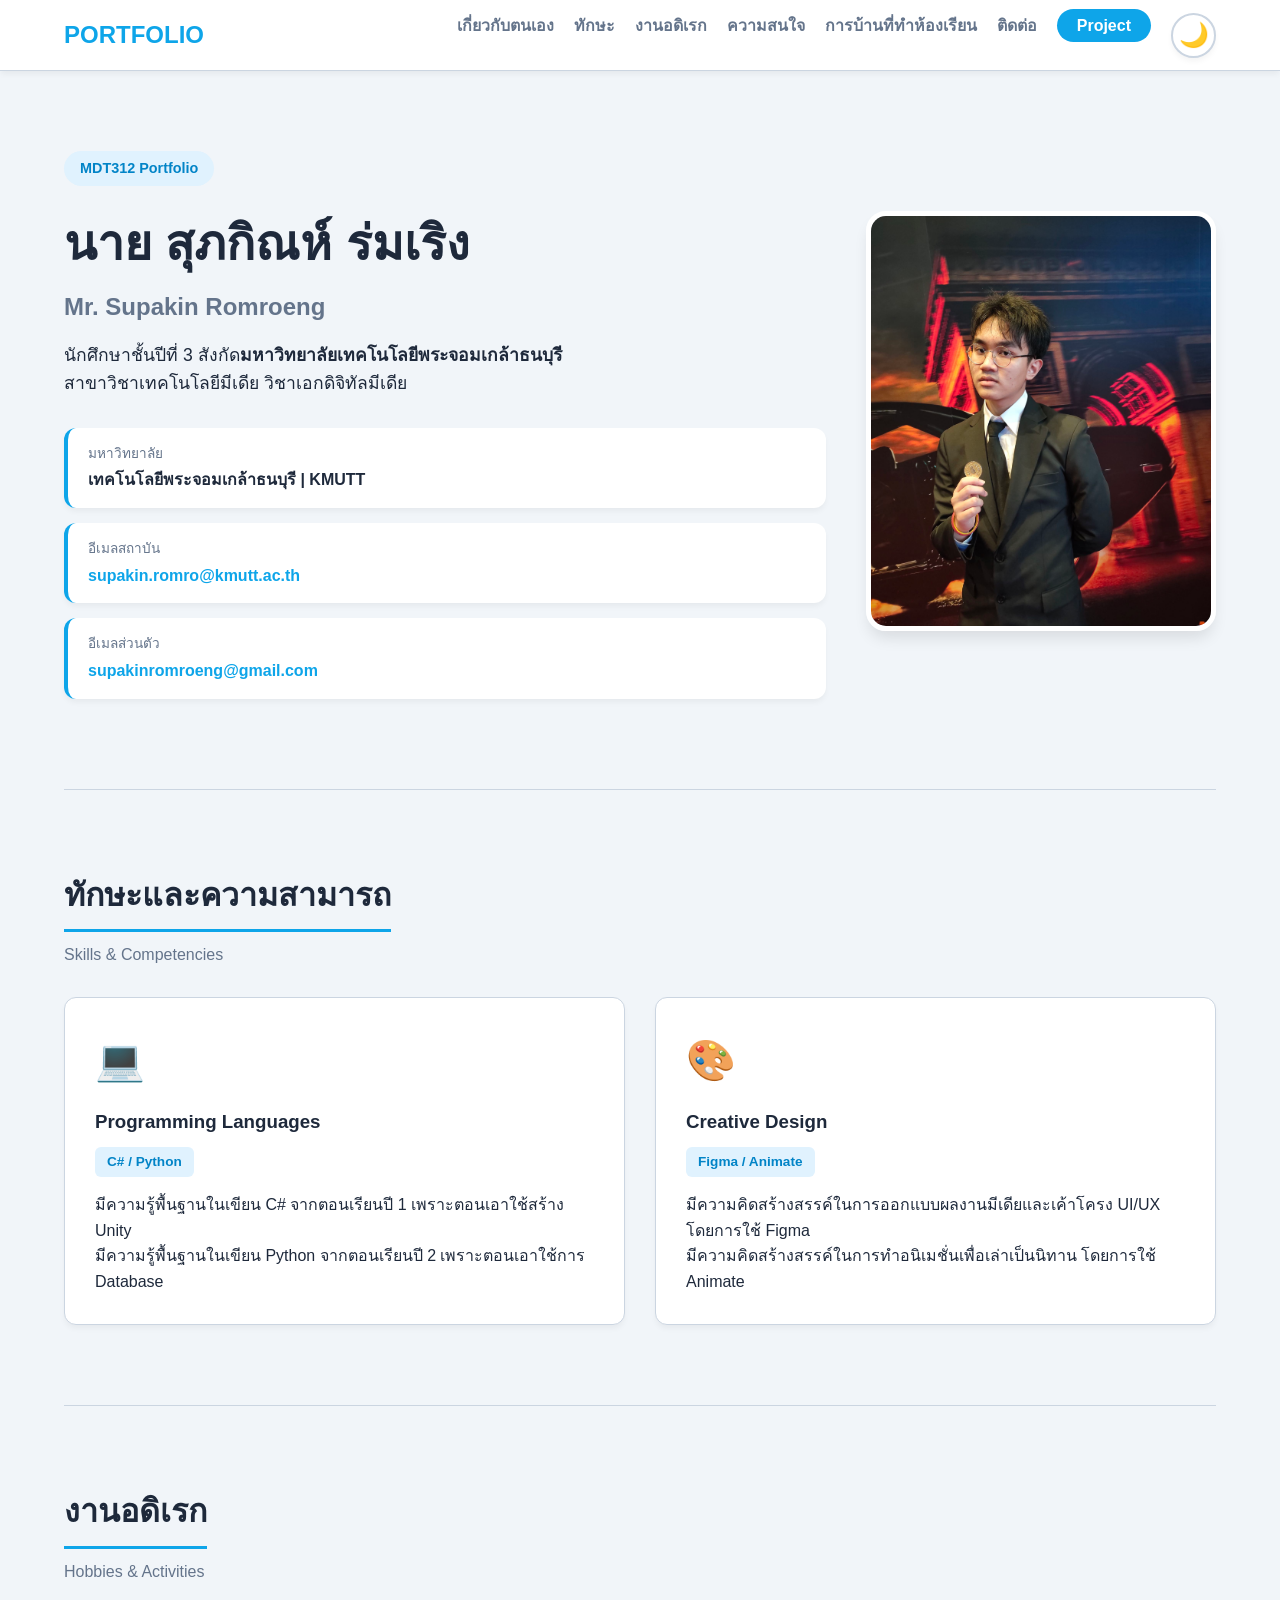
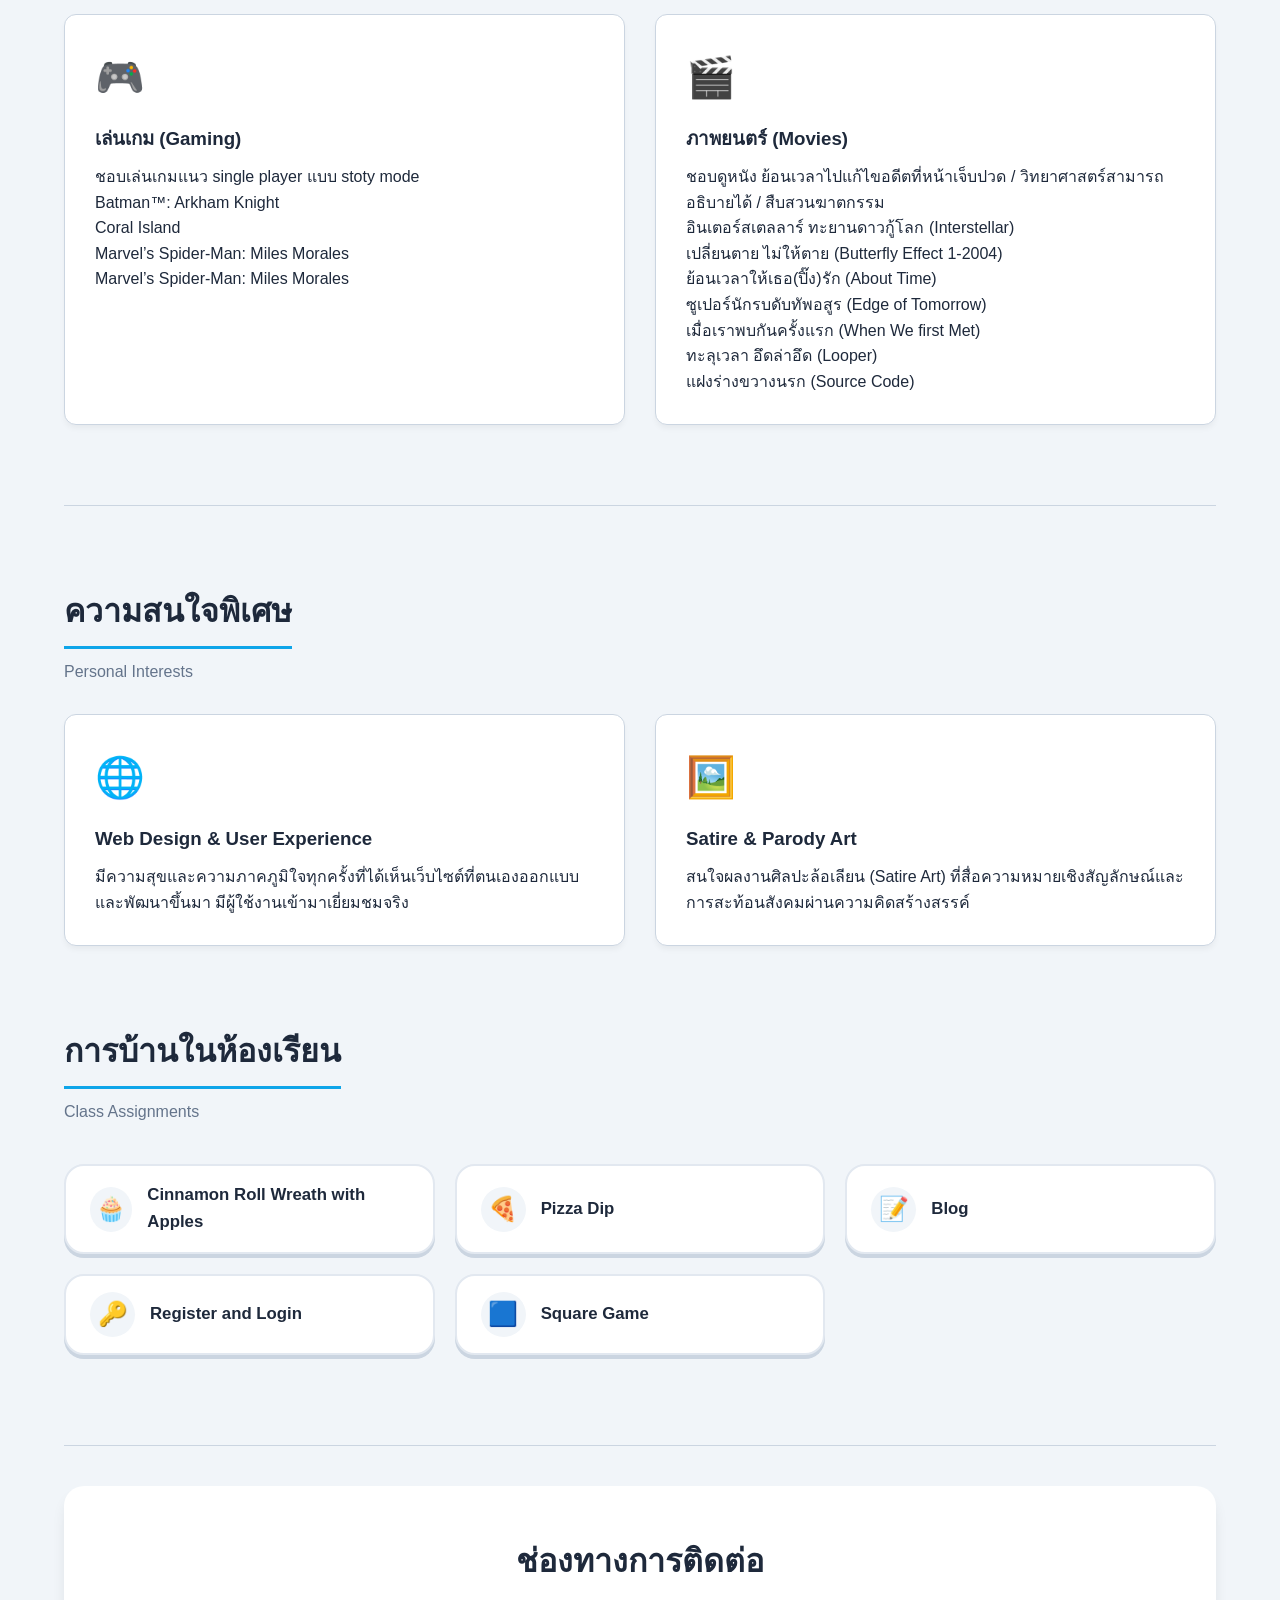
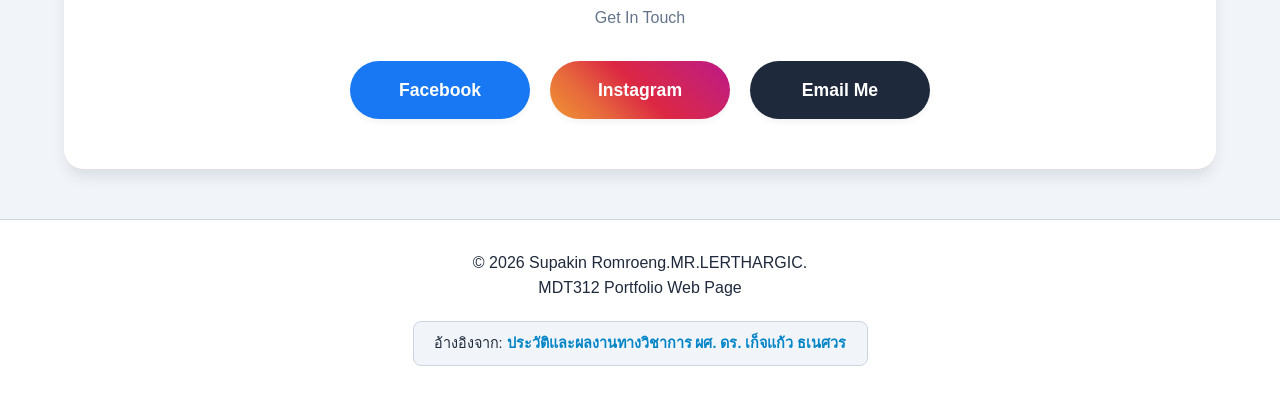
<file: Portfolio/index.html>
<!DOCTYPE html>
<html lang="th">

<head>
    <meta charset="UTF-8">
    <meta name="viewport" content="width=device-width, initial-scale=1.0">
    <meta name="keywords" content="สุภกิณห์ ร่มเริง, Portfolio, MDT312, KMUTT, Web Developer">
    <meta name="description" content="แฟ้มสะสมผลงานของ สุภกิณห์ ร่มเริง นักศึกษาสาขาเทคโนโลยีมีเดีย KMUTT">
    <meta name="author" content="สุภกิณห์ ร่มเริง">
    <title>Portfolio | สุภกิณห์ ร่มเริง</title>

    <!-- External CSS -->
    <link rel="stylesheet" href="supakin_romroeng.css">
</head>

<body>

    <!-- Header & Navigation Bar -->
    <header class="navbar-header">
        <nav class="navbar container">
            <div class="logo">PORTFOLIO</div>
            <ul class="nav-links">
                <li><a href="#about">เกี่ยวกับตนเอง</a></li>
                <li><a href="#skills">ทักษะ</a></li>
                <li><a href="#hobbies">งานอดิเรก</a></li>
                <li><a href="#interests">ความสนใจ</a></li>
                <li><a href="#assignments">การบ้านที่ทำห้องเรียน</a></li>
                <li><a href="#contact">ติดต่อ</a></li>
                <li><a href="project.html" class="nav-btn">Project</a></li>
                <li><button id="theme-toggle" class="theme-btn" aria-label="Toggle Theme">🌙</button></li>
            </ul>
        </nav>
    </header>

    <main class="container">

        <!-- Hero / Profile Section -->
        <section id="about" class="hero-section">
            <div class="hero-content">
                <span class="badge">MDT312 Portfolio</span>
                <h1 class="hero-title">นาย สุภกิณห์ ร่มเริง</h1>
                <h2 class="hero-subtitle">Mr. Supakin Romroeng</h2>
                <p class="hero-desc">
                    นักศึกษาชั้นปีที่ 3 สังกัด<strong>มหาวิทยาลัยเทคโนโลยีพระจอมเกล้าธนบุรี</strong><br>
                    สาขาวิชาเทคโนโลยีมีเดีย วิชาเอกดิจิทัลมีเดีย
                </p>

                <!-- Contact Info Badges -->
                <div class="info-badges">
                    <div class="info-card">
                        <span class="info-label">มหาวิทยาลัย</span>
                        <span class="info-value">เทคโนโลยีพระจอมเกล้าธนบุรี | KMUTT</span>
                    </div>
                    <div class="info-card">
                        <span class="info-label">อีเมลสถาบัน</span>
                        <a href="mailto:supakin.romro@kmutt.ac.th" class="info-value link">supakin.romro@kmutt.ac.th</a>
                    </div>
                    <div class="info-card">
                        <span class="info-label">อีเมลส่วนตัว</span>
                        <a href="mailto:supakinromroeng@gmail.com" class="info-value link">supakinromroeng@gmail.com</a>
                    </div>
                </div>
            </div>

            <!-- Profile Image Container -->
            <div class="hero-image-wrapper">
                <img src="62441.jpg" alt="รูปโปรไฟล์ สุภกิณห์ ร่มเริง" class="hero-img">
            </div>
        </section>

        <hr class="section-divider">

        <!-- Skills Section -->
        <section id="skills" class="section">
            <div class="section-title-wrapper">
                <h2 class="section-title">ทักษะและความสามารถ</h2>
                <p class="section-subtitle">Skills & Competencies</p>
            </div>

            <div class="grid-cards">
                <div class="card skill-card">
                    <div class="card-icon">💻</div>
                    <h3>Programming Languages</h3>
                    <p class="card-tag">C# / Python</p>
                    <p>มีความรู้พื้นฐานในเขียน C# จากตอนเรียนปี 1 เพราะตอนเอาใช้สร้าง Unity</p>
                    <p>มีความรู้พื้นฐานในเขียน Python จากตอนเรียนปี 2 เพราะตอนเอาใช้การ Database</p>
                </div>

                <div class="card skill-card">
                    <div class="card-icon">🎨</div>
                    <h3>Creative Design</h3>
                    <p class="card-tag">Figma / Animate</p>
                    <p>มีความคิดสร้างสรรค์ในการออกแบบผลงานมีเดียและเค้าโครง UI/UX โดยการใช้ Figma</p>
                    <p>มีความคิดสร้างสรรค์ในการทำอนิเมชั่นเพื่อเล่าเป็นนิทาน โดยการใช้ Animate</p>
                </div>
            </div>
        </section>

        <hr class="section-divider">

        <!-- Hobbies Section -->
        <section id="hobbies" class="section">
            <div class="section-title-wrapper">
                <h2 class="section-title">งานอดิเรก</h2>
                <p class="section-subtitle">Hobbies & Activities</p>
            </div>

            <div class="grid-cards">
                <div class="card hobby-card">
                    <div class="card-icon">🎮</div>
                    <h3>เล่นเกม (Gaming)</h3>
                    <p>ชอบเล่นเกมแนว single player แบบ stoty mode</p>
                    <p>Batman™: Arkham Knight</p>
                    <p>Coral Island</p>
                    <p>Marvel’s Spider-Man: Miles Morales</p>
                    <p>Marvel’s Spider-Man: Miles Morales</p>

                </div>

                <div class="card hobby-card">
                    <div class="card-icon">🎬</div>
                    <h3>ภาพยนตร์ (Movies)</h3>
                    <p>ชอบดูหนัง ย้อนเวลาไปแก้ไขอดีตที่หน้าเจ็บปวด / วิทยาศาสตร์สามารถอธิบายได้ / สืบสวนฆาตกรรม</p>
                    <p>อินเตอร์สเตลลาร์ ทะยานดาวกู้โลก (Interstellar)</p>
                    <p>เปลี่ยนตาย ไม่ให้ตาย (Butterfly Effect 1-2004)</p>
                    <p>ย้อนเวลาให้เธอ(ปิ๊ง)รัก (About Time)</p>
                    <p>ซูเปอร์นักรบดับทัพอสูร (Edge of Tomorrow)</p>
                    <p>เมื่อเราพบกันครั้งแรก (When We first Met)</p>
                    <p>ทะลุเวลา อึดล่าอึด (Looper)</p>
                    <p>แฝงร่างขวางนรก (Source Code)</p>
                </div>
            </div>
        </section>

        <hr class="section-divider">

        <!-- Interests Section -->
        <section id="interests" class="section">
            <div class="section-title-wrapper">
                <h2 class="section-title">ความสนใจพิเศษ</h2>
                <p class="section-subtitle">Personal Interests</p>
            </div>

            <div class="grid-cards">
                <div class="card interest-card">
                    <div class="card-icon">🌐</div>
                    <h3>Web Design & User Experience</h3>
                    <p>มีความสุขและความภาคภูมิใจทุกครั้งที่ได้เห็นเว็บไซต์ที่ตนเองออกแบบและพัฒนาขึ้นมา
                        มีผู้ใช้งานเข้ามาเยี่ยมชมจริง</p>
                </div>

                <div class="card interest-card">
                    <div class="card-icon">🖼️</div>
                    <h3>Satire & Parody Art</h3>
                    <p>สนใจผลงานศิลปะล้อเลียน (Satire Art)
                        ที่สื่อความหมายเชิงสัญลักษณ์และการสะท้อนสังคมผ่านความคิดสร้างสรรค์</p>
                </div>
            </div>
        </section>

        <!-- Assignment Section -->
        <section id="assignments" class="section">
            <div class="section-title-wrapper">
                <h2 class="section-title">การบ้านในห้องเรียน</h2>
                <p class="section-subtitle">Class Assignments</p>
            </div>

            <!-- ใช้ Grid สำหรับปุ่มการบ้าน -->
            <div class="assignment-grid">
                <a href="Assignment/assignment-3/recipe.html" class="assignment-btn">
                    <span class="btn-icon">🧁</span> Cinnamon Roll Wreath with Apples
                </a>
                <a href="Assignment/assignment4/recipe.html" class="assignment-btn">
                    <span class="btn-icon">🍕</span> Pizza Dip
                </a>
                <a href="Assignment/assignment5/index.html" class="assignment-btn">
                    <span class="btn-icon">📝</span> Blog
                </a>
                <a href="Assignment/assignment-6/register.html" class="assignment-btn">
                    <span class="btn-icon">🔑</span> Register and Login
                </a>
                <a href="Assignment/assignment7/index.html" class="assignment-btn">
                    <span class="btn-icon">🟦</span> Square Game
                </a>
            </div>
        </section>


        <hr class="section-divider">

        <!-- Contact Section -->
        <section id="contact" class="section contact-section">
            <div class="section-title-wrapper">
                <h2 class="section-title">ช่องทางการติดต่อ</h2>
                <p class="section-subtitle">Get In Touch</p>
            </div>

            <div class="social-links">
                <a href="https://www.facebook.com/supakin.romroeng" target="_blank" rel="noopener noreferrer"
                    class="social-btn facebook">
                    <span>Facebook</span>
                </a>
                <a href="https://www.instagram.com/love_rabu2005/" target="_blank" rel="noopener noreferrer"
                    class="social-btn instagram">
                    <span>Instagram</span>
                </a>
                <a href="mailto:supakin.romro@kmutt.ac.th" class="social-btn email">
                    <span>Email Me</span>
                </a>
            </div>
        </section>

    </main>

    <!-- Footer -->
    <footer class="footer">
        <div class="container footer-content">
            <p>&copy; 2026 Supakin Romroeng.MR.LERTHARGIC.</p>
            <p class="footer-subtext">MDT312 Portfolio Web Page</p>

            <!-- Reference -->
            <p class="reference-link">
                อ้างอิงจาก: <a href="https://ketnas.github.io/portfolio-mdt312/"
                    target="_blank">ประวัติและผลงานทางวิชาการ ผศ. ดร. เก็จแก้ว ธเนศวร</a>
            </p>
        </div>
    </footer>

    <script src="script.js"></script>

</body>

</html>
</file>
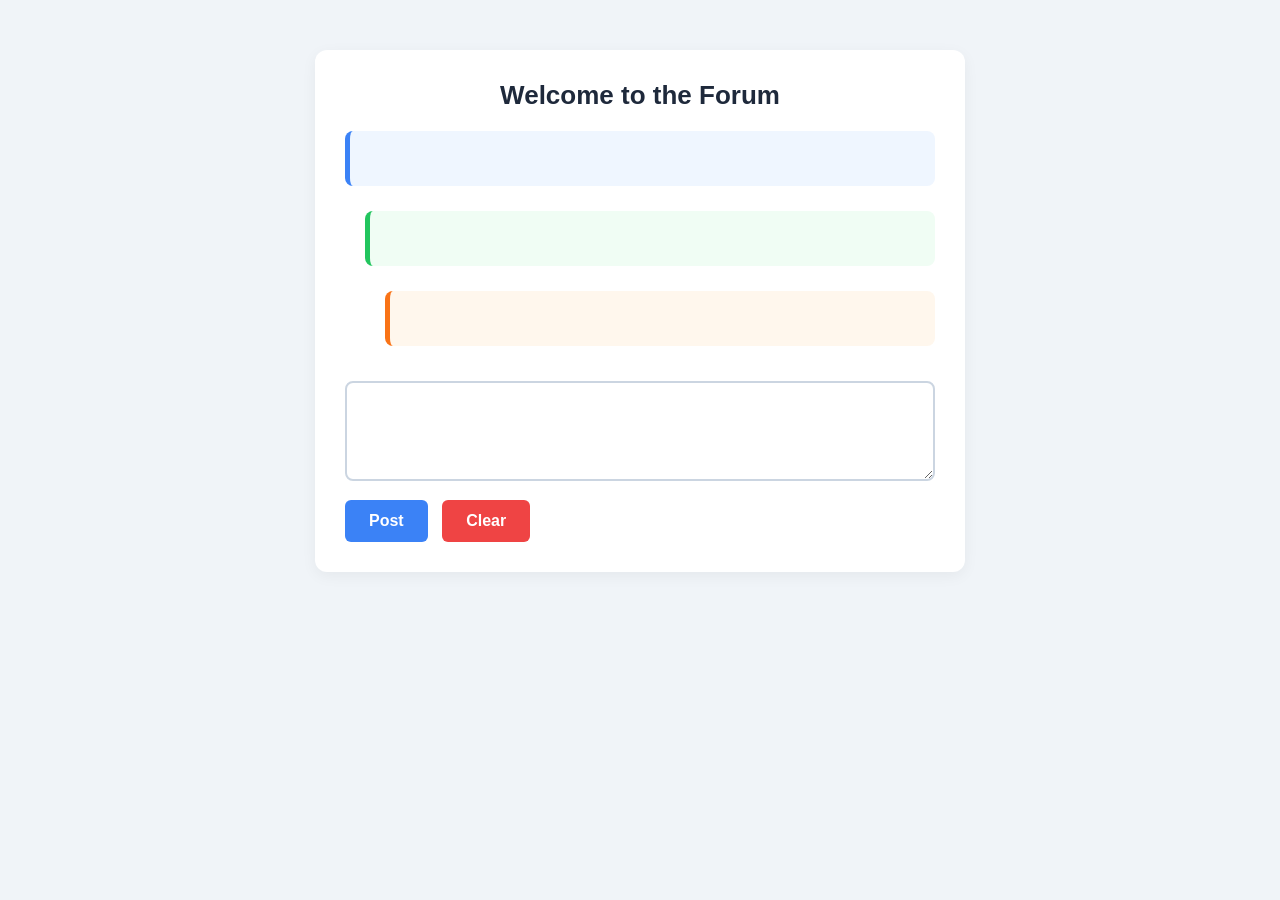
<file: Portfolio/Assignment/assignment5/index.html>
<!DOCTYPE html>
<html>

<head>
	<meta charset='utf-8'>
	<meta http-equiv='X-UA-Compatible' content='IE=edge'>
	<title>Blogger</title>
	<meta name='viewport' content='width=device-width, initial-scale=1'>
	<link rel='stylesheet' type='text/css' media='screen' href='main.css'>
	<script src='main.js'></script>
</head>

<body>
	<h1 id="top"></h1>
	<hr>
	<div id="topic"></div>
	<hr>
	<div id="reply1"></div>
	<hr>
	<div id="reply2"></div>
	<hr>
	<textarea name="message" id="message"></textarea>
	<br />
	<button type="button">Post</button>
	<button type="button">Clear</button>

</body>

</html>
</file>
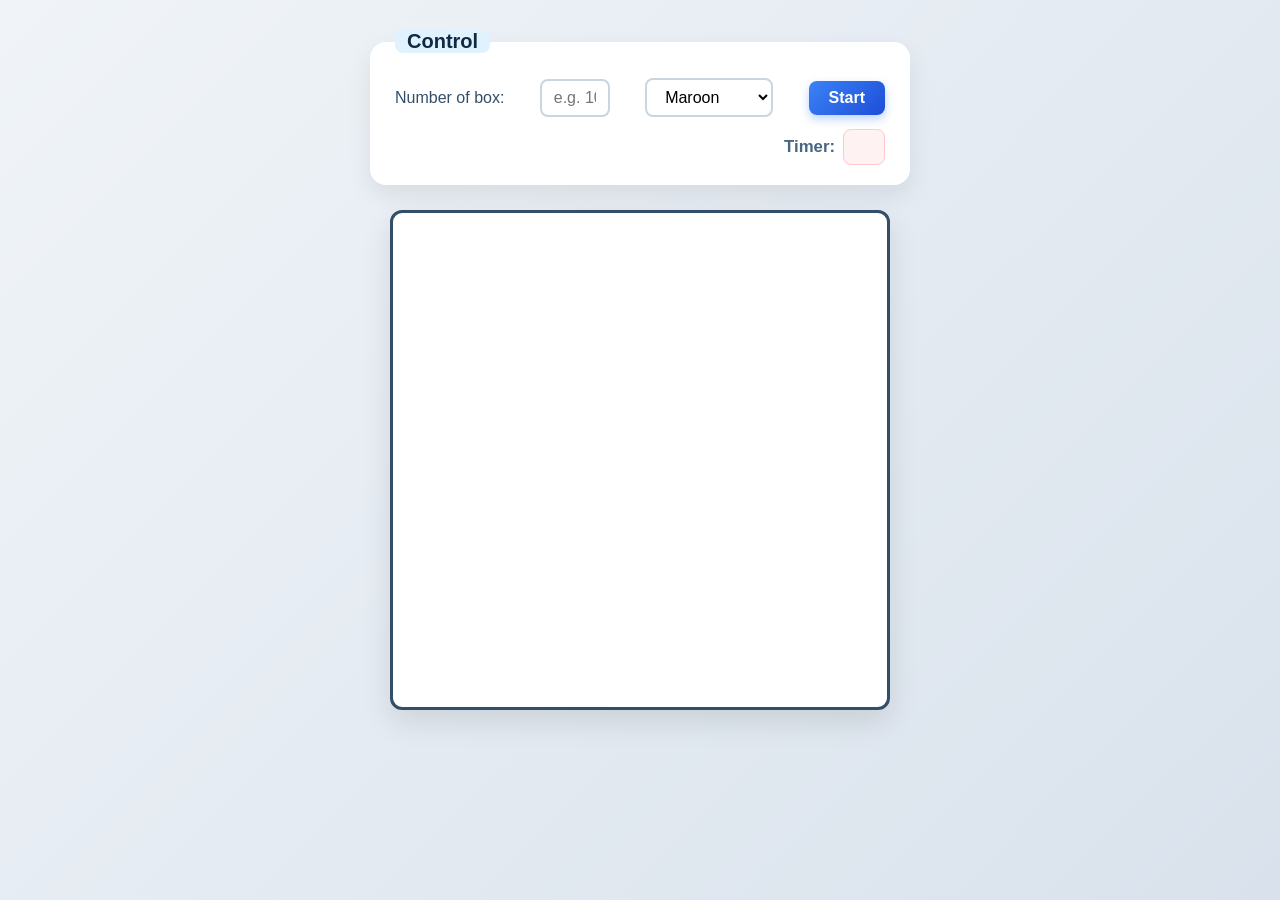
<file: Portfolio/Assignment/assignment7/index.html>
<!DOCTYPE html>
<html lang="en">
	<head>
		<meta charset="UTF-8">
		<meta name="viewport" content="width=device-width, initial-scale=1.0">
		<title>Square game</title>
		<script type="text/javascript" src="game.js"></script>
		<link rel="stylesheet" type="text/css" href="game.css">
	</head>
	<body>
		<!-- these codes were adapted from https://courses.cs.washington.edu/courses/cse154/17sp/lecture/more-dom/code/squares.html  -->

		<fieldset>
			<legend>Control</legend>
			<label for="numbox">Number of box: </label>
			<input type="text" name="numbox" id="numbox" placeholder="e.g. 10">
			<select name="color" id="color">
				<option value="maroon">Maroon</option>
				<option value="lightgreen">Lightgreen</option>
				<option value="magenta">Magenta</option>
			</select>
			<button id="start">Start</button>
			<div id="timerClock"> Timer:
				<div id="clock"></div>
			</div>
		</fieldset>

		<div id="container">
			<div id="layer"></div>
		</div>
	
	</body>
</html>
</file>
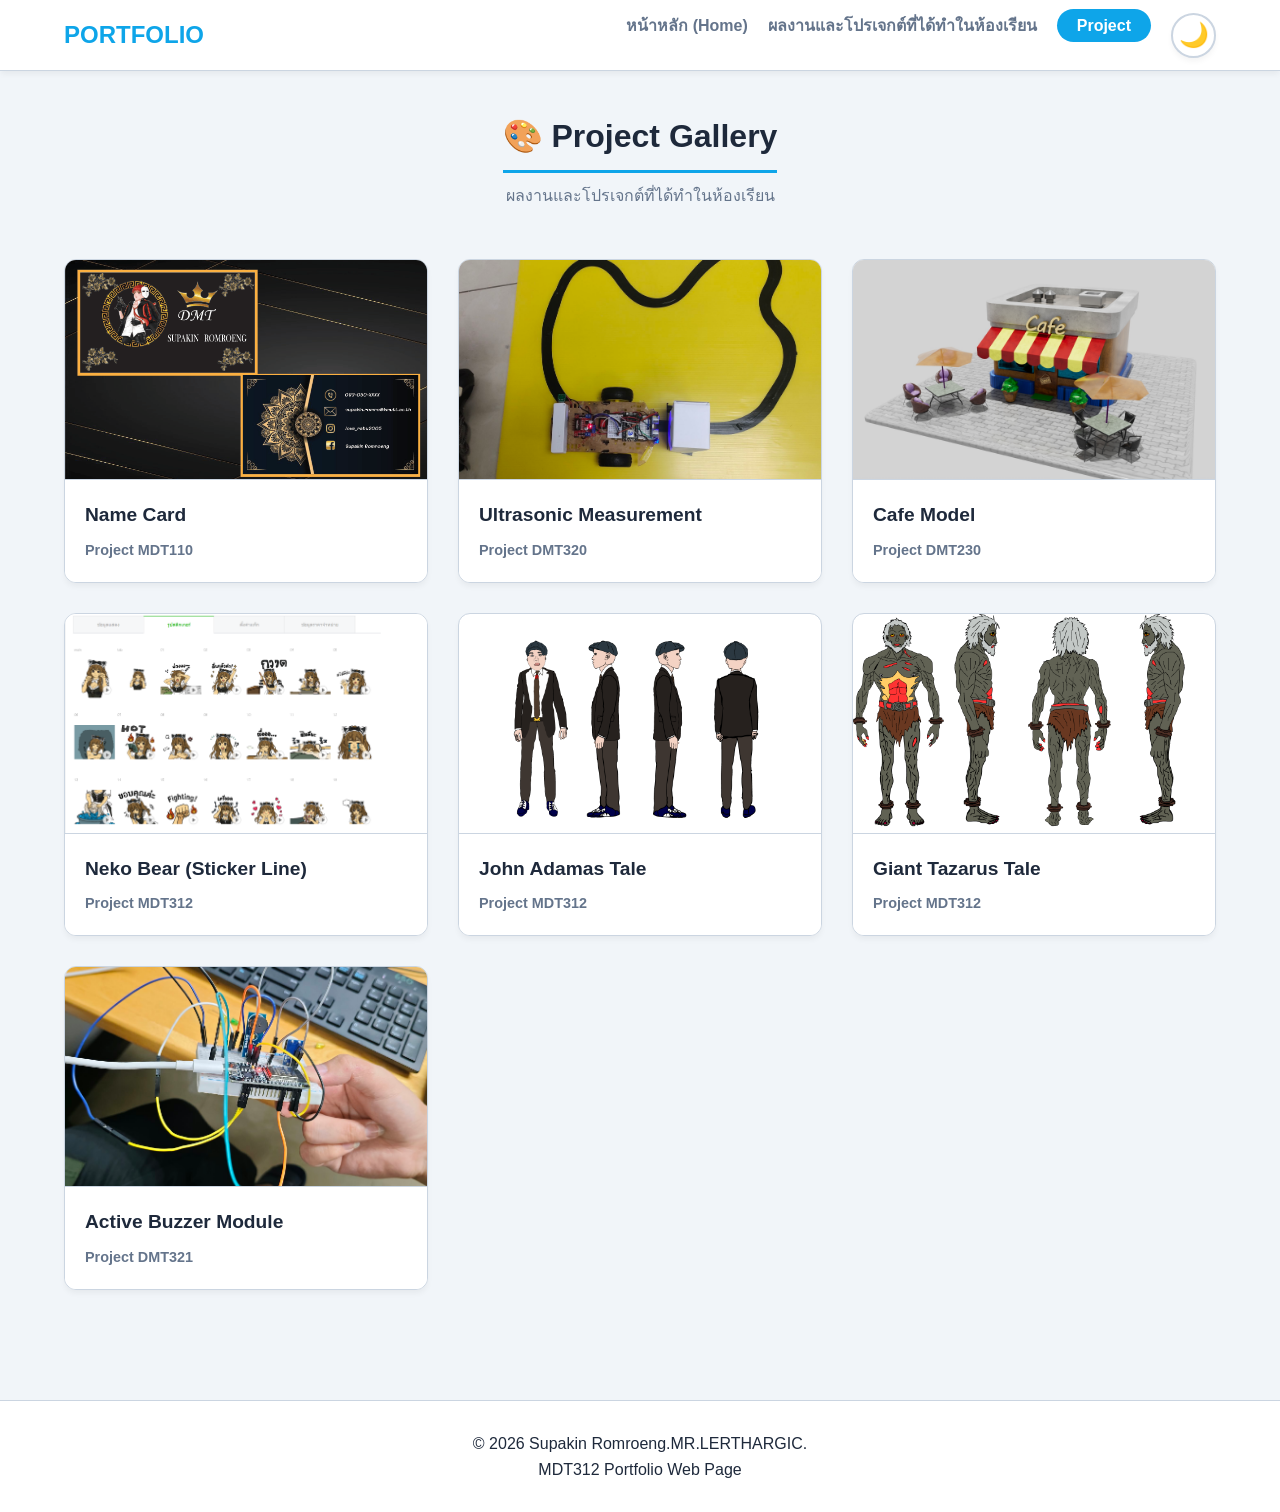
<file: Portfolio/project.html>
<!DOCTYPE html>
<html lang="th">

<head>
    <meta charset="UTF-8">
    <meta name="viewport" content="width=device-width, initial-scale=1.0">
    <title>PROJECT | สุภกิณห์ ร่มเริง</title>
    <!-- External CSS -->
    <link rel="stylesheet" href="supakin_romroeng.css">
</head>

<body>
    <!-- Header & Navigation Bar -->
    <header class="navbar-header">
        <nav class="navbar container">
            <div class="logo">PORTFOLIO</div>
            <ul class="nav-links">
                <li><a href="index.html">หน้าหลัก (Home)</a></li>
                <li><a href="#work">ผลงานและโปรเจกต์ที่ได้ทำในห้องเรียน</a></li>
                <li><a href="project.html" class="nav-btn">Project</a></li>
                <li><button id="theme-toggle" class="theme-btn" aria-label="Toggle Theme">🌙</button></li>
            </ul>
        </nav>
    </header>

    <main class="container">
        <!-- Gallery -->
        <section id="work" class="section section-block">
            <div class="section-title-wrapper text-center">
                <h2 class="section-title">🎨 Project Gallery</h2>
                <p class="section-subtitle">ผลงานและโปรเจกต์ที่ได้ทำในห้องเรียน</p>
            </div>

            <!-- Gallery Grid -->
            <div class="gallery-grid">

                <!-- รูปที่ 1 -->
                <div class="gallery-item">
                    <img src="Project/Name Card-1.png" alt="Card Name">
                    <div class="gallery-info">
                        <h3>Name Card</h3>
                        <p>Project MDT110</p>
                    </div>
                </div>

                <!-- รูปที่ 2 -->
                <div class="gallery-item">
                    <img src="Project/Ultrasonic.jpg" alt="Ultrasonic Measurement">
                    <div class="gallery-info">
                        <h3>Ultrasonic Measurement</h3>
                        <p>Project DMT320</p>
                    </div>
                </div>

                <!-- รูปที่ 3 -->
                <div class="gallery-item">
                    <img src="Project/Main_two.jpg" alt="Cafe Project">
                    <div class="gallery-info">
                        <h3>Cafe Model</h3>
                        <p>Project DMT230</p>
                    </div>
                </div>

                <!-- รูปที่ 4 -->
                <div class="gallery-item">
                    <img src="Project/Sticker Line.png" alt="Neko_Bear ">
                    <div class="gallery-info">
                        <h3>Neko Bear (Sticker Line)</h3>
                        <p>Project MDT312</p>
                    </div>
                </div>

                <!-- รูปที่ 5 -->
                <div class="gallery-item">
                    <img src="Project/John-Adamas_67120501085_สุภกิณห์-ร่มเริง.png" alt="John Adamas">
                    <div class="gallery-info">
                        <h3>John Adamas Tale</h3>
                        <p>Project MDT312</p>
                    </div>
                </div>

                <!-- รูปที่ 6 -->
                <div class="gallery-item">
                    <img src="Project/Giant-Tazarus_67120501085_สุภกิณห์-ร่มเริง.png" alt="Giant Tazarus">
                    <div class="gallery-info">
                        <h3>Giant Tazarus Tale</h3>
                        <p>Project MDT312</p>
                    </div>
                </div>

                <!-- รูปที่ 7 -->
                <div class="gallery-item">
                    <img src="Project/DMT321.jpe" alt="Active Buzzer Module">
                    <div class="gallery-info">
                        <h3>Active Buzzer Module</h3>
                        <p>Project DMT321</p>
                    </div>
                </div>
            </div>
        </section>
    </main>

    <!-- Footer -->
    <footer class="footer">
        <div class="container footer-content">
            <p>&copy; 2026 Supakin Romroeng.MR.LERTHARGIC.</p>
            <p class="footer-subtext">MDT312 Portfolio Web Page</p>
        </div>
    </footer>

    <script src="script.js"></script>

</body>

</html>
</file>
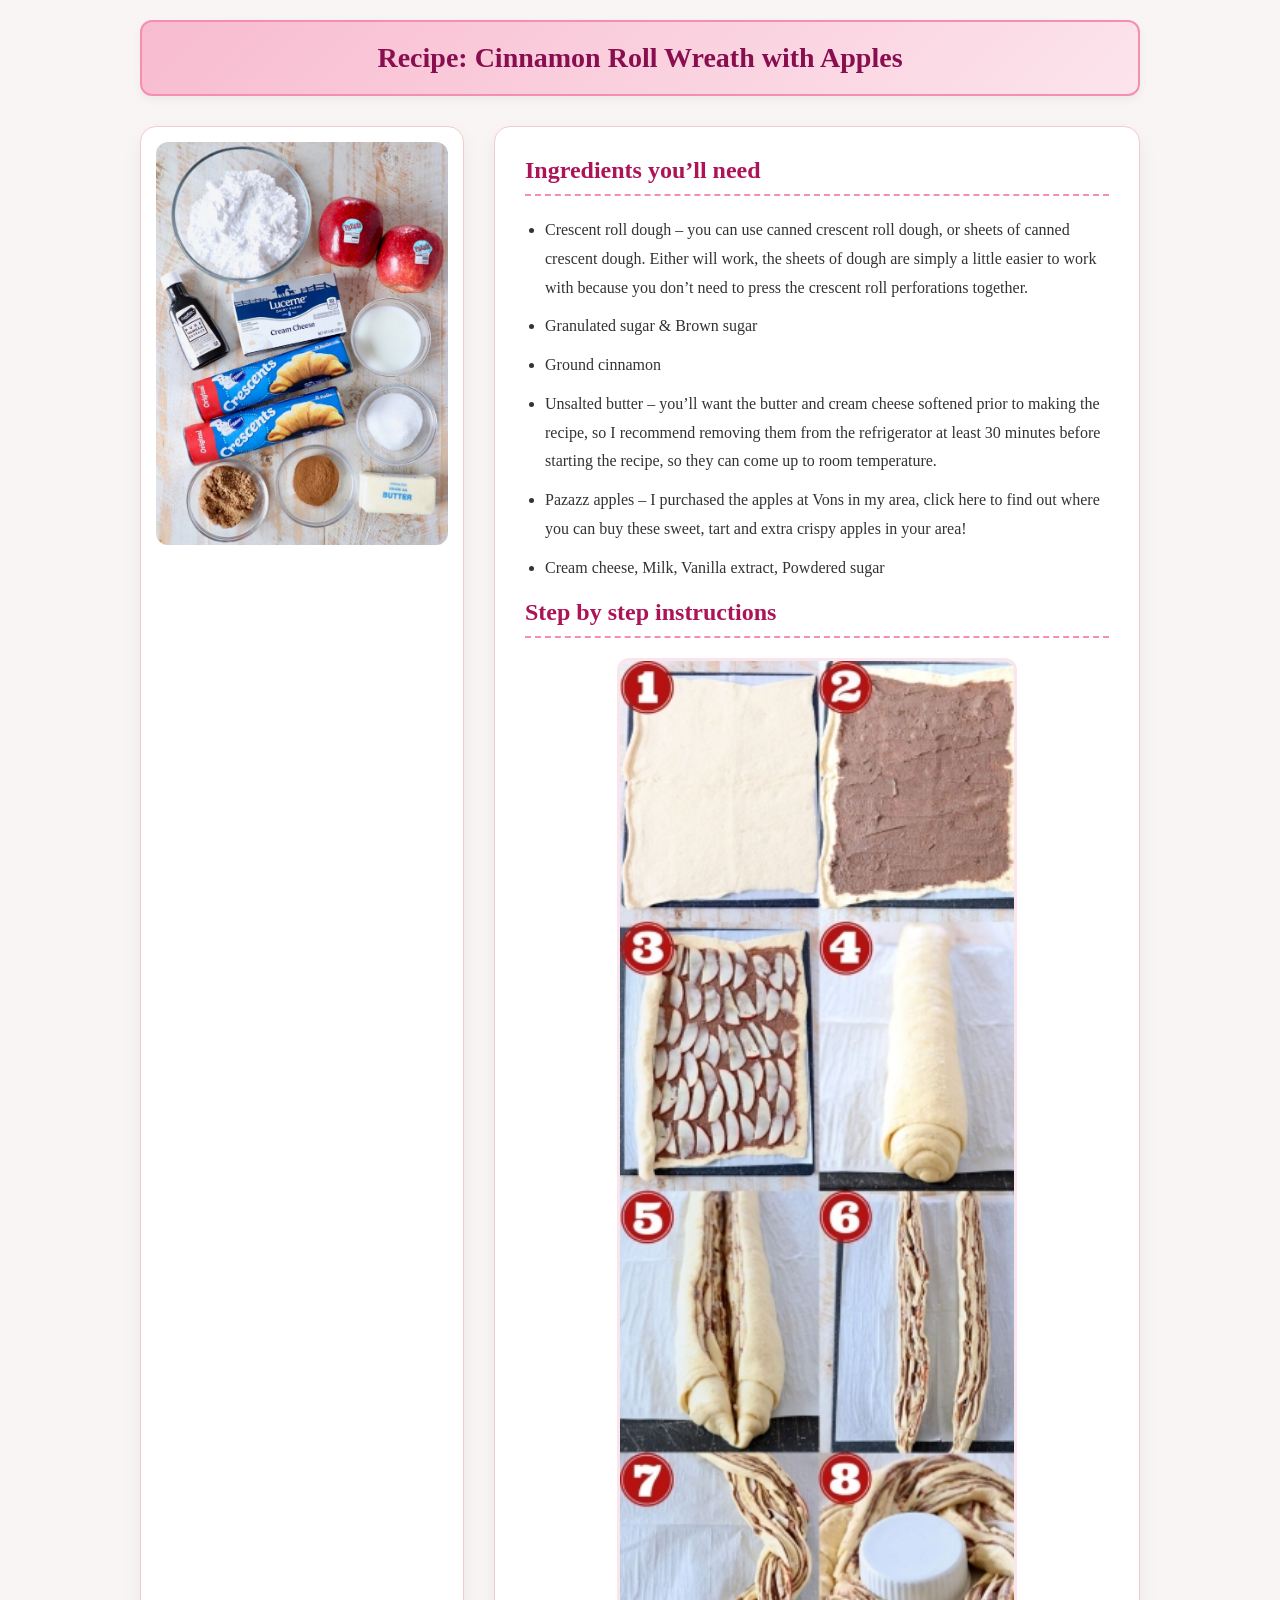
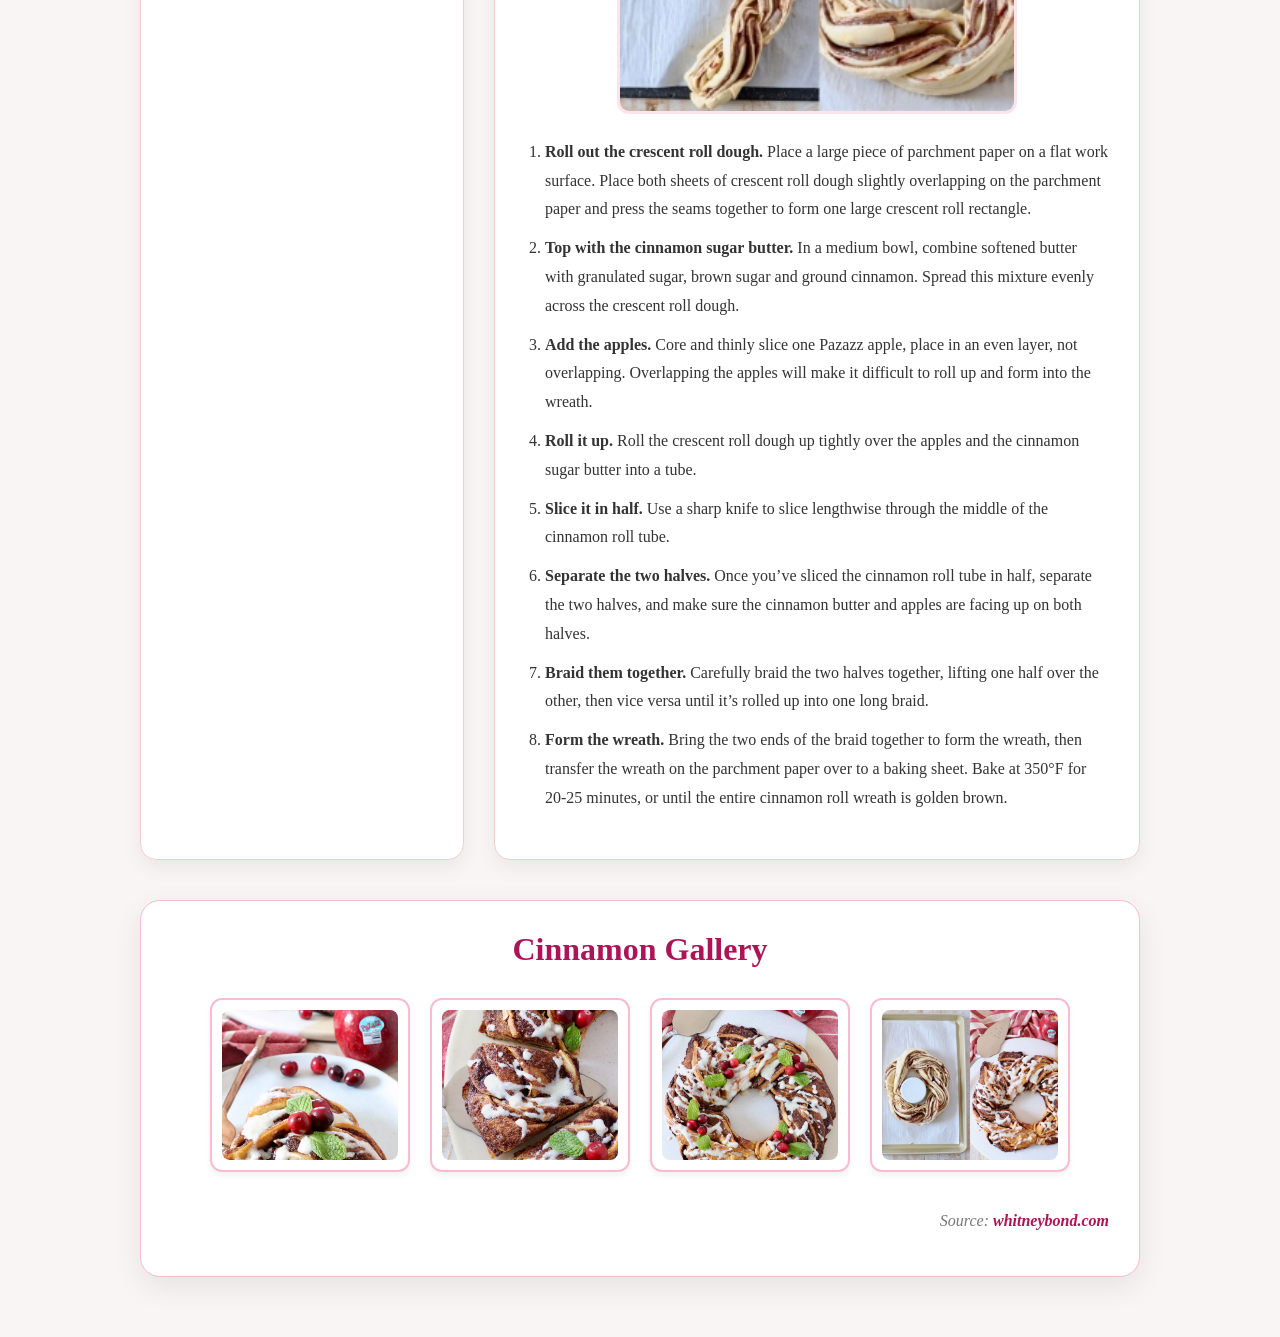
<file: Portfolio/Assignment/assignment-3/recipe.html>
<!DOCTYPE html>
<html lang="th">
<head>
    <meta charset="UTF-8">
    <meta name="viewport" content="width=device-width, initial-scale=1.0">
    <title>Cinnamon Roll Wreath with Apples</title>
   
    <link rel="stylesheet" href="style.css">
</head>
<body>

    <!-- ส่วนหัวข้อหลักของเว็บ -->
    <div class="header-box">
        <h1>Recipe: Cinnamon Roll Wreath with Apples</h1>
    </div>

    <!-- ส่วนเนื้อหาหลัก ใช้ Flexbox จัดวาง -->
    <div class="container">
        
        <!-- กล่องแสดงรูปภาพ (Img) -->
        <div class="image-box">
            <img src="pic/cinnamon-1.jpeg" alt="Cinnamon Roll Wreath">
        </div>

        <!-- กล่องแสดงวัตถุดิบและวิธีทำ -->
        <div class="content-box">
            <h2>Ingredients you’ll need</h2>
            <ul>
                <li>Crescent roll dough – you can use canned crescent roll dough, 
                    or sheets of canned crescent dough. Either will work, the sheets of dough are 
                    simply a little easier to work with because you don’t need to press 
                    the crescent roll perforations together.</li>
                <li>Granulated sugar & Brown sugar</li>
                <li>Ground cinnamon</li>
                <li>Unsalted butter – you’ll want the butter and cream cheese softened 
                    prior to making the recipe, so I recommend removing them from the 
                    refrigerator at least 30 minutes before starting the recipe, 
                    so they can come up to room temperature.</li>
                <li>Pazazz apples – I purchased the apples at Vons in my area, 
                    click here to find out where you can buy these sweet, tart 
                    and extra crispy apples in your area!</li>
                <li>Cream cheese, Milk, Vanilla extract, Powdered sugar</li>
            </ul>

            <h2>Step by step instructions</h2>
            <div class="HowtoCinnamon">
                <img src="pic/cinnamon-2.jpg" alt="How to make Cinnamon Roll">
            </div>
            <ol>
                <li><strong>Roll out the crescent roll dough.</strong> Place a large piece of parchment paper on a flat work surface. 
                    Place both sheets of crescent roll dough slightly overlapping on the parchment paper 
                    and press the seams together to form one large crescent roll rectangle.</li>
                <li><strong>Top with the cinnamon sugar butter.</strong> In a medium bowl, combine softened butter with granulated sugar, 
                    brown sugar and ground cinnamon. Spread this mixture evenly across the crescent roll dough.</li>
                <li><strong>Add the apples.</strong> Core and thinly slice one Pazazz apple, place in an even layer, not overlapping. 
                    Overlapping the apples will make it difficult to roll up and form into the wreath.</li>
                <li><strong>Roll it up.</strong> Roll the crescent roll dough up tightly over the apples and the cinnamon sugar butter into a tube.</li>
                <li><strong>Slice it in half.</strong> Use a sharp knife to slice lengthwise through the middle of the cinnamon roll tube.</li>
                <li><strong>Separate the two halves.</strong> Once you’ve sliced the cinnamon roll tube in half, separate the two halves, 
                    and make sure the cinnamon butter and apples are facing up on both halves.</li>
                <li><strong>Braid them together.</strong> Carefully braid the two halves together, lifting one half over the other, 
                    then vice versa until it’s rolled up into one long braid.</li>
                <li><strong>Form the wreath.</strong> Bring the two ends of the braid together to form the wreath, then transfer 
                    the wreath on the parchment paper over to a baking sheet. Bake at 350°F for 20-25 minutes, or until the entire 
                    cinnamon roll wreath is golden brown.</li>
            </ol>
        </div>
    </div>

    <!-- ส่วนแกลลอรีด้านล่าง -->
    <div class="card-layout-position">
        <h1>Cinnamon Gallery</h1>
        <!-- เปลี่ยนมาใช้ Flex-box จัดการลูกๆ แทน inline-block -->
        <div class="parent"> 
            <div class="div_display"> <img src="pic/cinnamon-3.jpeg" alt="Gallery 1"> </div>
            <div class="div_display" id="one"> <img src="pic/cinnamon-4.jpeg" alt="Gallery 2"> </div>
            <div class="div_display"> <img src="pic/cinnamon-5.jpeg" alt="Gallery 3"> </div>
            <div class="div_display"> <img src="pic/cinnamon-6.jpeg" alt="Gallery 4"> </div>
        </div>
        
        <p class="source">Source: <a href="https://whitneybond.com/cinnamon-roll-wreath/" target="_blank">whitneybond.com</a></p>
    </div>

</body>
</html>
</file>
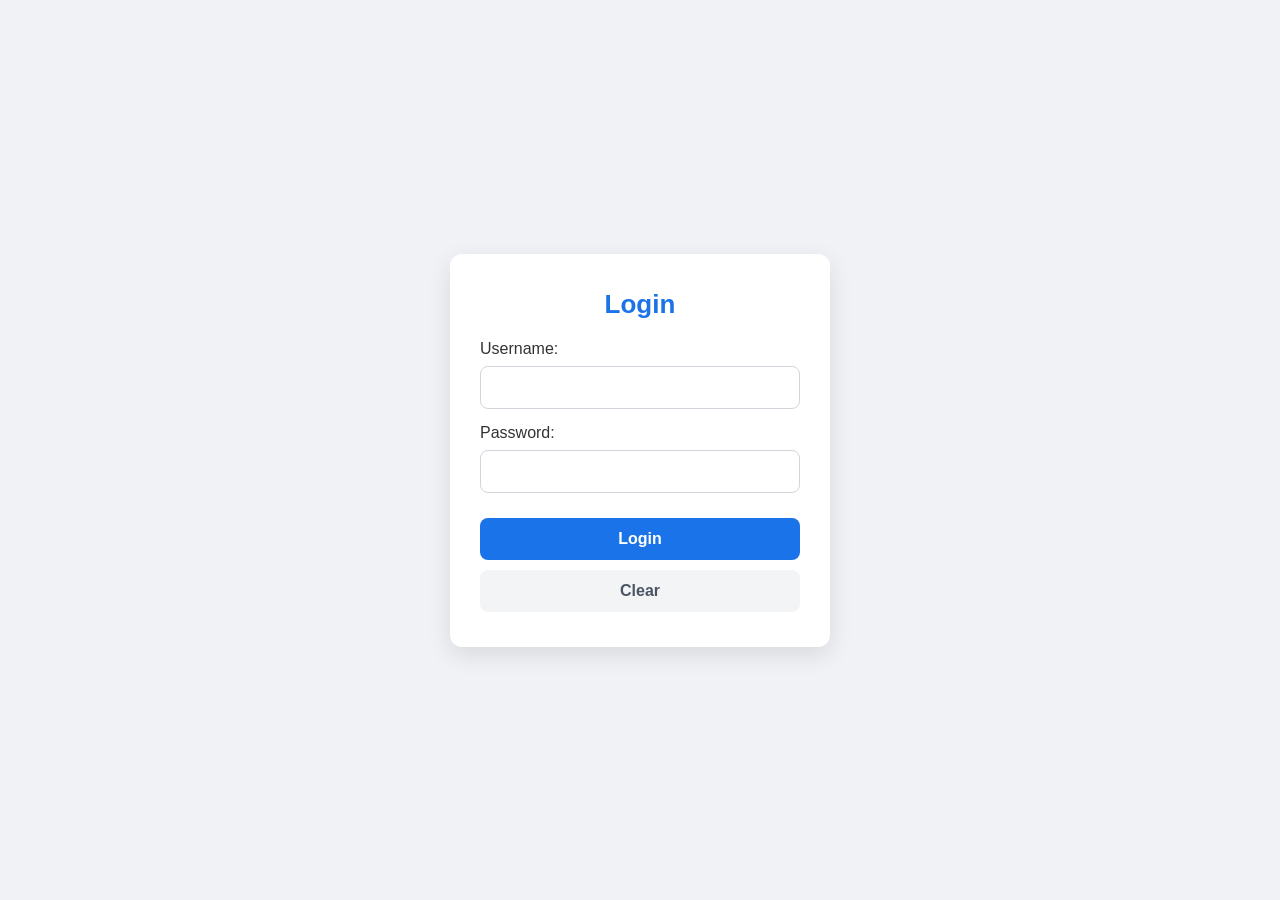
<file: Portfolio/Assignment/assignment-6/login.html>
<!DOCTYPE html>
<html>
	<head>
		<meta charset="UTF-8">
		<title>Login</title>
		 <link rel="stylesheet" href="main.css">
		<script type="text/javascript" src="login.js"></script>
	</head>
	<body>
		<form name="myLogin" id = "myLogin">
			<fieldset>
				<legend>Login</legend>
				Username: 
				<input type="text" name="username" id="username" required>
				<br>
				Password: 
				<input type="password" name="password" required>
				<br>
				<input type="submit" value="Login" id="loginBtn">
				<input type="reset" value="Clear" id="clearBtn">

			</fieldset>
			
		</form>
		
	</body>
</html>
</file>
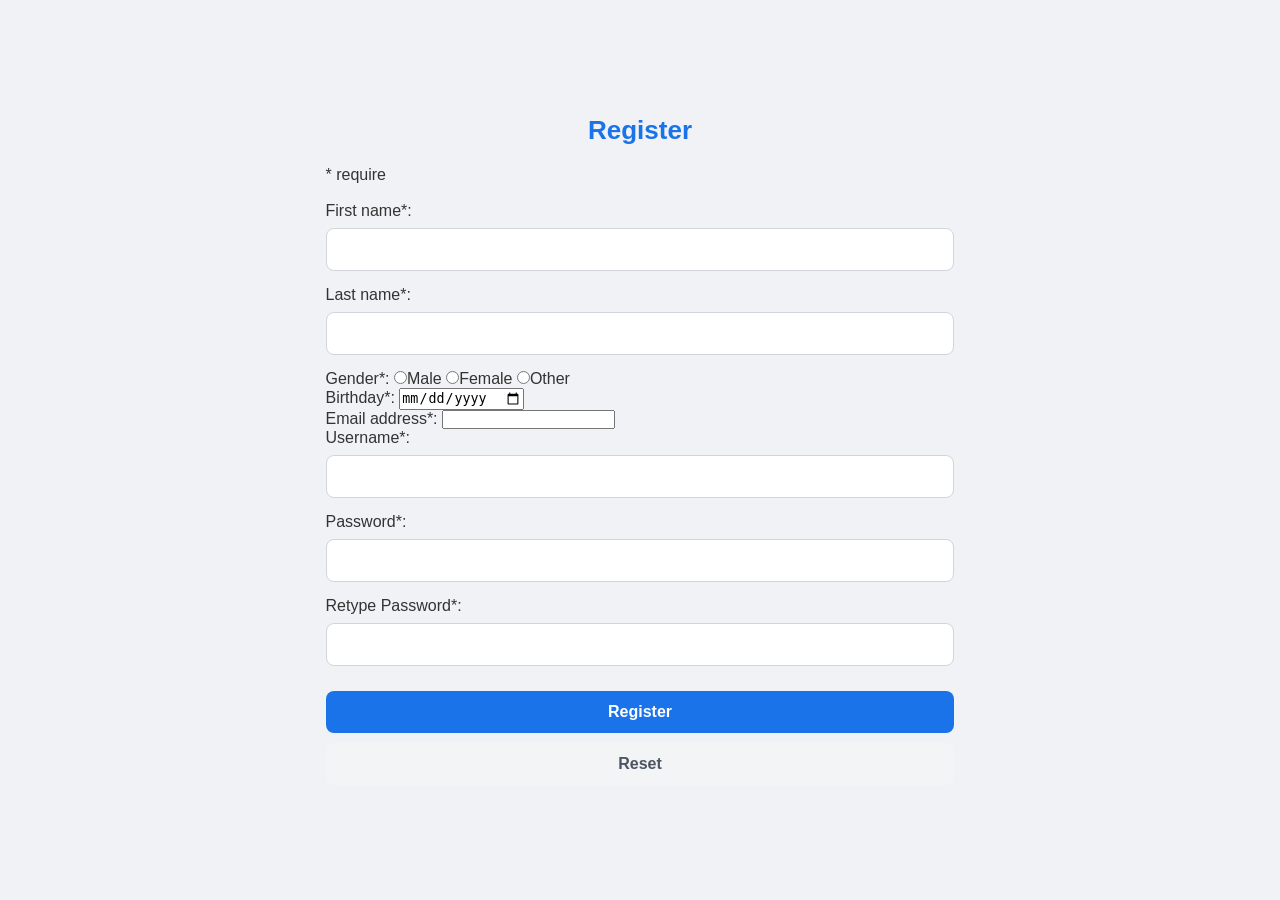
<file: Portfolio/Assignment/assignment-6/register.html>
<!DOCTYPE html>
<html>
	<head>
		<meta charset="UTF-8">
		<title>Register</title>
		<link rel="stylesheet" href="main.css">
		<script type="text/javascript" src="register.js"></script>
	</head>
	<body>
		<form name="myRegister" id="myRegister" action="login.html">
			<fieldset>
				<legend>Register</legend>
				<span>* require</span> <br>
				<span id="errormsg"></span> <br>
				First name*: 
				<input type="text" name="firstname" required>
				Last name*: 
				<input type="text" name="lastname" >
				<br>
				Gender*: 
				<input type="radio" name="gender" value="male" >Male
				<input type="radio" name="gender" value="female" >Female
				<input type="radio" name="gender" value="other" >Other
				<br>
				Birthday*: 
				<input type="date" name="bday" value="" >
				<br>
				Email address*: 
				<input type="email" name="email" >
				<br>
				Username*: 
				<input type="text" name="username" >
				<br>
				Password*: 
				<input type="password" name="password" required>
				<br>
				Retype Password*: 
				<input type="password" name="password" required>
				<br>
				<input type="submit" value="Register" id="registerBtn">
				<input type="reset" value="Reset" id="resetBtn">
			</fieldset>
		</form>

		
	</body>
</html>
</file>
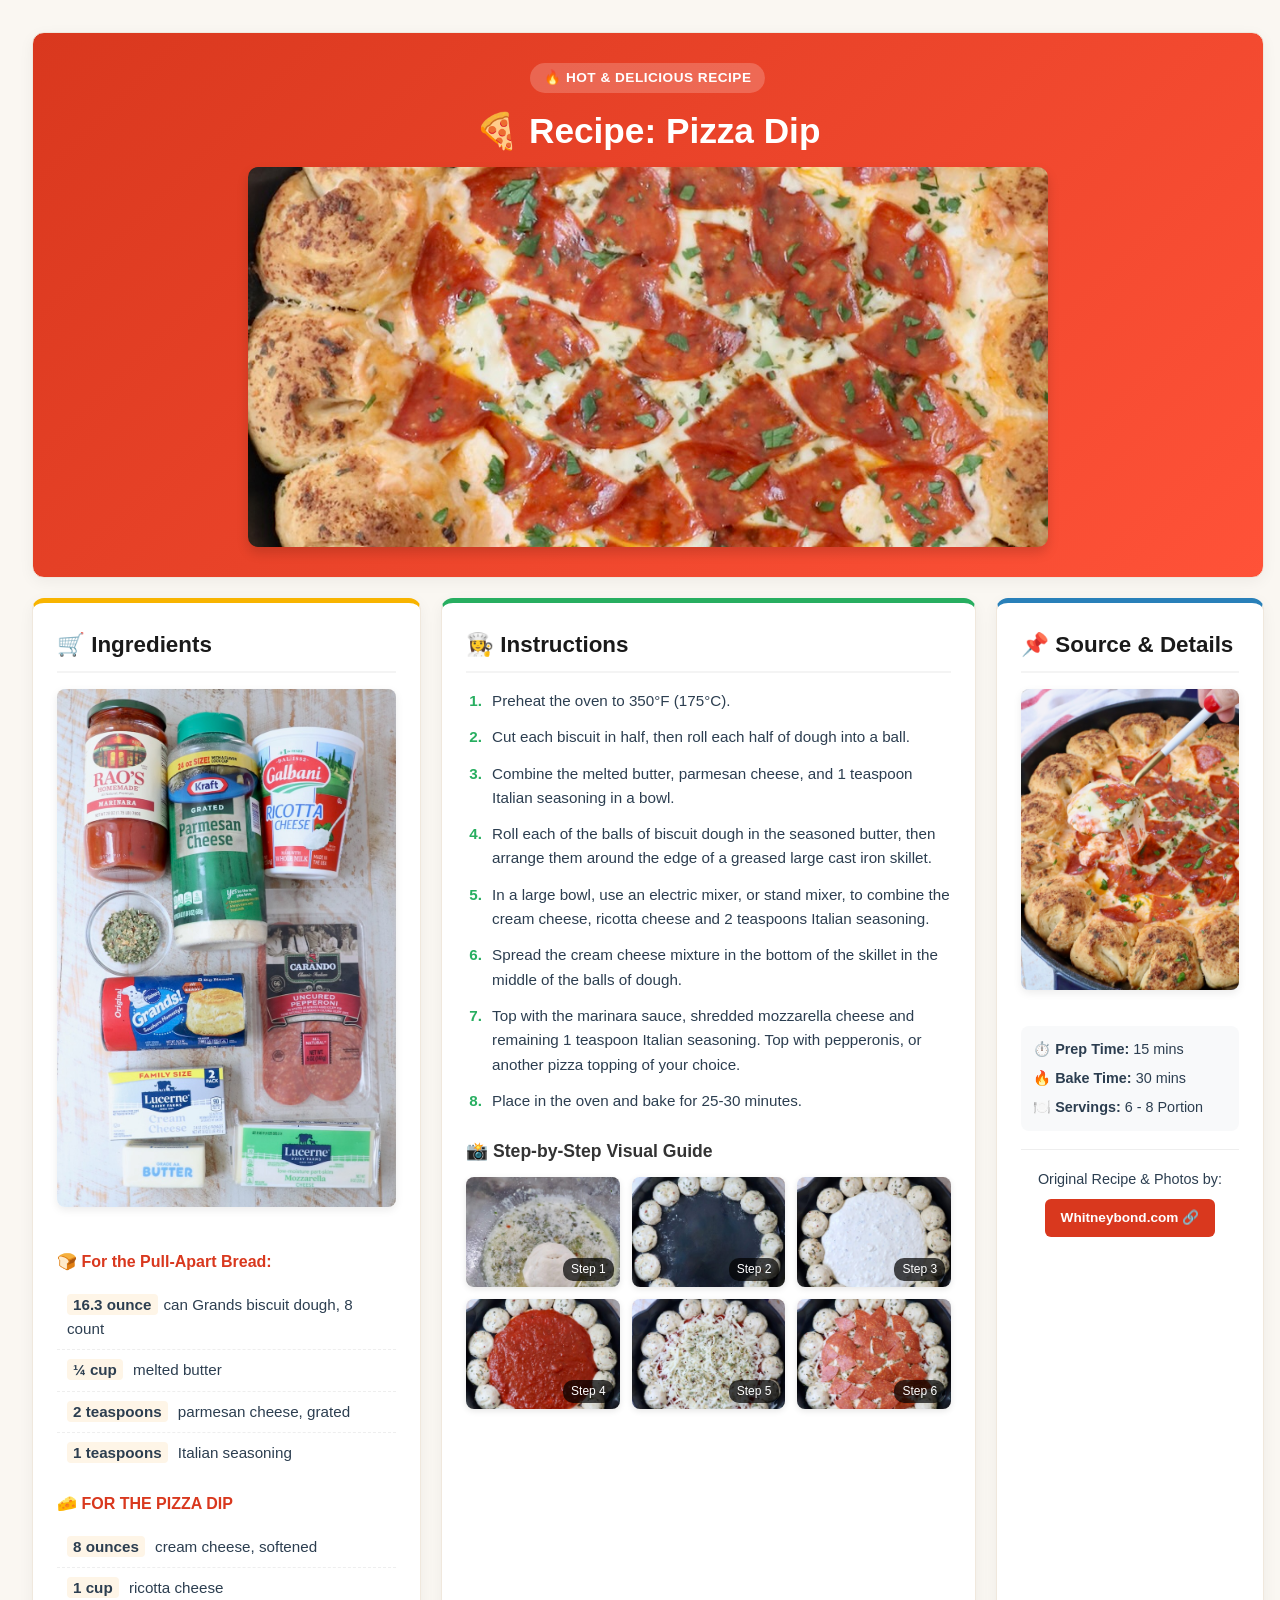
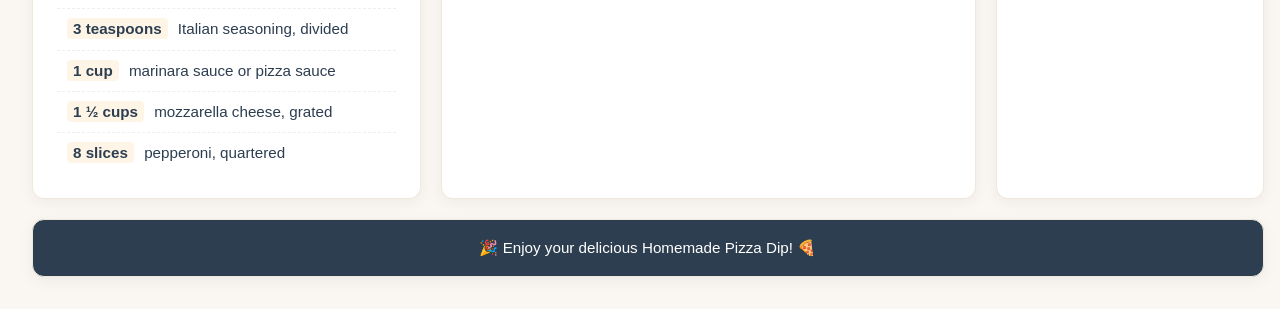
<file: Portfolio/Assignment/assignment4/recipe.html>
<!DOCTYPE html>
<html lang="th">

<head>
    <meta charset='utf-8'>
    <meta http-equiv='X-UA-Compatible' content='IE=edge'>
    <title>Pizza Dip 🍕</title>
    <meta name='viewport' content='width=device-width, initial-scale=1'>
    <link rel='stylesheet' type='text/css' media='screen' href='main.css'>
</head>

<body>
    <div class="grid-container">
        <!-- Header Section -->
        <header id="header" class="card">
            <div class="badge">🔥 Hot & Delicious Recipe</div>
            <h1>🍕 Recipe: Pizza Dip</h1>
            <div class="hero-img-box">
                <img src="pic/pizza-dip-8.jpeg" alt="Finished Pizza Dip" class="hero-img">
            </div>
        </header>

        <!-- Main Content 1: Ingredients -->
        <section id="main1" class="card">
            <div class="card-header">
                <h2>🛒 Ingredients</h2>
            </div>
            <img src="pic/pizza-dip-1.jpeg" alt="Ingredients" class="content-img">

            <div class="ingredient-group">
                <h3>🍞 For the Pull-Apart Bread:</h3>
                <ul class="custom-list">
                    <li><span class="qty">16.3 ounce</span>can Grands biscuit dough, 8 count</li>
                    <li><span class="qty">¼ cup</span> melted butter</li>
                    <li><span class="qty">2 teaspoons</span> parmesan cheese, grated</li>
                    <li><span class="qty">1 teaspoons</span> Italian seasoning</li>
                </ul>
            </div>

            <div class="ingredient-group">
                <h3>🧀 FOR THE PIZZA DIP</h3>
                <ul class="custom-list">
                    <li><span class="qty">8 ounces</span> cream cheese, softened</li>
                    <li><span class="qty">1 cup</span> ricotta cheese</li>
                    <li><span class="qty">3 teaspoons</span> Italian seasoning, divided</li>
                    <li><span class="qty">1 cup</span> marinara sauce or pizza sauce</li>
                    <li><span class="qty">1 ½ cups</span> mozzarella cheese, grated</li>
                    <li><span class="qty">8 slices</span> pepperoni, quartered</li>
                </ul>
            </div>
        </section>

        <!-- Main Content 2: Instructions -->
        <section id="main2" class="card">
            <div class="card-header">
                <h2>👩‍🍳 Instructions</h2>
            </div>
            <ol class="styled-steps">
                <li>Preheat the oven to 350°F (175°C).</li>
                <li>Cut each biscuit in half, then roll each half of dough into a ball.</li>
                <li>Combine the melted butter, parmesan cheese, and 1 teaspoon 
                    Italian seasoning in a bowl.</li>
                <li>Roll each of the balls of biscuit dough in the seasoned butter, then arrange them around 
                    the edge of a greased large cast iron skillet.</li>
                <li>In a large bowl, use an electric mixer, or stand mixer, to combine the cream cheese, 
                    ricotta cheese and 2 teaspoons Italian seasoning.</li>
                <li>Spread the cream cheese mixture in the bottom of the skillet 
                    in the middle of the balls of dough.</li>
                <li>Top with the marinara sauce, shredded mozzarella cheese and remaining 1 teaspoon Italian seasoning. 
                    Top with pepperonis, or another pizza topping of your choice.</li>
                <li>Place in the oven and bake for 25-30 minutes.</li>
            </ol>

            <h3 class="gallery-title">📸 Step-by-Step Visual Guide</h3>
            <div class="step-gallery">
                <div class="gallery-card">
                    <img src="pic/pizza-dip-2.jpeg" alt="Step 1">
                    <span class="step-badge">Step 1</span>
                </div>
                <div class="gallery-card">
                    <img src="pic/pizza-dip-3.jpeg" alt="Step 2">
                    <span class="step-badge">Step 2</span>
                </div>
                <div class="gallery-card">
                    <img src="pic/pizza-dip-4.jpeg" alt="Step 3">
                    <span class="step-badge">Step 3</span>
                </div>
                <div class="gallery-card">
                    <img src="pic/pizza-dip-5.jpeg" alt="Step 4">
                    <span class="step-badge">Step 4</span>
                </div>
                <div class="gallery-card">
                    <img src="pic/pizza-dip-6.jpeg" alt="Step 5">
                    <span class="step-badge">Step 5</span>
                </div>
                <div class="gallery-card">
                    <img src="pic/pizza-dip-7.jpeg" alt="Step 6">
                    <span class="step-badge">Step 6</span>
                </div>
            </div>
        </section>

        <!-- Right Sidebar: Source & Info -->
        <aside id="right" class="card">
            <div class="card-header">
                <h2>📌 Source & Details</h2>
            </div>
            <img src="pic/pizza-dip-9.jpeg" alt="Serving Pizza Dip" class="content-img hover-effect">

            <div class="meta-box">
                <p>⏱️ <strong>Prep Time:</strong> 15 mins</p>
                <p>🔥 <strong>Bake Time:</strong> 30 mins</p>
                <p>🍽️ <strong>Servings:</strong> 6 - 8 Portion</p>
            </div>

            <hr class="divider">

            <div class="source-info">
                <p>Original Recipe & Photos by:</p>
                <a href="https://whitneybond.com/pizza-dip/" target="_blank" class="btn-source">
                    Whitneybond.com 🔗
                </a>
            </div>
        </aside>

        <!-- Footer -->
        <footer id="footer" class="card">
            <p>🎉 Enjoy your delicious Homemade Pizza Dip! 🍕</p>
        </footer>
    </div>
</body>

</html>
</file>
<file: Portfolio/supakin_romroeng.css>
/* ==========================================================================
   1. CSS Variables & Reset (Week 2)
   ========================================================================== */
:root {
    --primary-color: #0ea5e9;
    /* ฟ้าสดใส (Sky Blue) */
    --primary-hover: #0284c7;
    /* ฟ้าเข้มเวลา Hover */
    --bg-color: #f1f5f9;
    /* พื้นหลังหน้าเว็บสีเทาอ่อน สบายตา */
    --card-bg: #ffffff;
    /* การ์ดสีขาว */
    --text-primary: #1e293b;
    /* สีข้อความหลักเข้มๆ แต่อ่อนกว่าดำ */
    --text-secondary: #64748b;
    /* สีข้อความรอง */
    --border-color: #cbd5e1;
    /* ขอบสีเทาอ่อน */

    --radius-sm: 8px;
    --radius-md: 12px;
    --radius-lg: 20px;

    --shadow-sm: 0 4px 6px -1px rgba(0, 0, 0, 0.05);
    --shadow-md: 0 10px 15px -3px rgba(0, 0, 0, 0.1);
    --shadow-hover: 0 20px 25px -5px rgba(0, 0, 0, 0.15);

    --transition: all 0.3s ease-in-out;
}

* {
    margin: 0;
    padding: 0;
    box-sizing: border-box;
}

html {
    scroll-behavior: smooth;
}

/* เอา Google Font ออก ใช้ฟอนต์พื้นฐานของระบบแทน */
body {
    font-family: -apple-system, BlinkMacSystemFont, "Segoe UI", Roboto, Helvetica, Arial, Tahoma, "Thonburi", sans-serif;
    background-color: var(--bg-color);
    color: var(--text-primary);
    line-height: 1.6;
}

.container {
    max-width: 1200px;
    margin: 0 auto;
    padding: 0 24px;
}

.text-center {
    text-align: center;
}

/* ==========================================================================
   2. Navbar
   ========================================================================== */
.navbar-header {
    position: sticky;
    top: 0;
    background-color: rgba(255, 255, 255, 0.95);
    backdrop-filter: blur(8px);
    border-bottom: 1px solid var(--border-color);
    z-index: 1000;
    box-shadow: var(--shadow-sm);
}

.navbar {
    display: flex;
    justify-content: space-between;
    align-items: center;
    height: 70px;
}

.logo {
    font-size: 1.5rem;
    font-weight: bold;
    color: var(--primary-color);
}

.nav-links {
    display: flex;
    list-style: none;
    gap: 20px;
}

.nav-links a {
    text-decoration: none;
    color: var(--text-secondary);
    font-weight: bold;
    transition: var(--transition);
}

.nav-links a:hover {
    color: var(--primary-hover);
}

.nav-btn {
    background-color: var(--primary-color);
    color: white !important;
    padding: 8px 20px;
    border-radius: 50px;
    /* ปุ่มโค้งมน */
}

.nav-btn:hover {
    background-color: var(--primary-hover);
    transform: translateY(-2px);
}

/* ==========================================================================
   3. Hero Section (หน้า Index)
   ========================================================================== */
.hero-section {
    display: flex;
    align-items: center;
    justify-content: space-between;
    padding: 80px 0 50px;
    gap: 40px;
}

.hero-content {
    flex: 1;
}

.badge {
    display: inline-block;
    background-color: #e0f2fe;
    color: var(--primary-hover);
    padding: 6px 16px;
    border-radius: 20px;
    font-size: 0.9rem;
    font-weight: bold;
    margin-bottom: 20px;
}

.hero-title {
    font-size: 3rem;
    font-weight: bold;
    margin-bottom: 5px;
}

.hero-subtitle {
    font-size: 1.5rem;
    color: var(--text-secondary);
    margin-bottom: 15px;
}

.hero-desc {
    font-size: 1.1rem;
    margin-bottom: 30px;
}

.info-badges {
    display: flex;
    flex-direction: column;
    gap: 15px;
}

.info-card {
    background: var(--card-bg);
    padding: 15px 20px;
    border-radius: var(--radius-md);
    border-left: 4px solid var(--primary-color);
    /* เน้นแถบสีซ้ายมือ */
    box-shadow: var(--shadow-sm);
}

.info-label {
    display: block;
    font-size: 0.85rem;
    color: var(--text-secondary);
    margin-bottom: 3px;
}

.info-value {
    font-weight: bold;
    color: var(--text-primary);
}

.info-value.link {
    color: var(--primary-color);
    text-decoration: none;
}

.info-value.link:hover {
    text-decoration: underline;
}

.hero-image-wrapper {
    flex-shrink: 0;
}

.hero-img {
    width: 350px;
    height: 420px;
    object-fit: cover;
    border-radius: var(--radius-lg);
    box-shadow: var(--shadow-md);
    border: 5px solid white;
    transition: var(--transition);
}

.hero-img:hover {
    transform: rotate(2deg) scale(1.02);
}

.section-divider {
    border: 0;
    height: 1px;
    background: var(--border-color);
    margin: 40px 0;
}

/* ==========================================================================
   4. Sections & Grid Cards (หน้า Index)
   ========================================================================== */
.section {
    padding: 40px 0;
}

.section-title-wrapper {
    margin-bottom: 30px;
}

.section-title {
    font-size: 2rem;
    font-weight: bold;
    color: var(--text-primary);
    border-bottom: 3px solid var(--primary-color);
    display: inline-block;
    padding-bottom: 8px;
}

.section-subtitle {
    margin-top: 10px;
    color: var(--text-secondary);
}

.grid-cards {
    display: grid;
    grid-template-columns: repeat(auto-fit, minmax(320px, 1fr));
    gap: 30px;
}

.card {
    background: var(--card-bg);
    padding: 30px;
    border-radius: var(--radius-md);
    box-shadow: var(--shadow-sm);
    border: 1px solid var(--border-color);
    transition: var(--transition);
}

.card:hover {
    transform: translateY(-8px);
    box-shadow: var(--shadow-hover);
    border-color: var(--primary-color);
}

.card-icon {
    font-size: 2.5rem;
    margin-bottom: 15px;
}

.card h3 {
    margin-bottom: 10px;
}

.card-tag {
    display: inline-block;
    background: #e0f2fe;
    color: var(--primary-hover);
    padding: 4px 12px;
    border-radius: 6px;
    font-size: 0.85rem;
    font-weight: bold;
    margin-bottom: 15px;
}

/* Assignment Grid */
.assignment-grid {
    grid-template-columns: repeat(auto-fit, minmax(200px, 1fr));
    gap: 15px;
}

.assignment-item {
    display: block;
    background-color: var(--card-bg);
    text-align: center;
    padding: 20px;
    border-radius: var(--radius-md);
    text-decoration: none;
    color: var(--primary-hover);
    font-weight: bold;
    border: 1px solid var(--border-color);
    transition: var(--transition);
}

.assignment-item:hover {
    background-color: var(--primary-color);
    color: white;
    transform: translateY(-3px);
    box-shadow: var(--shadow-md);
}

/* ==========================================================================
   4.1 Assignment Grid (ปุ่มน่ารักๆ)
   ========================================================================== */
.assignment-grid {
    display: grid;
    /* จัดเป็นตาราง: คอมพิวเตอร์โชว์แถวละ 3, มือถือโชว์แถวละ 1-2 */
    grid-template-columns: repeat(auto-fit, minmax(280px, 1fr));
    gap: 20px;
    padding: 10px 0;
}

.assignment-btn {
    display: flex;
    align-items: center;
    justify-content: flex-start;
    background-color: #ffffff;
    padding: 16px 24px;
    border-radius: var(--radius-lg);
    /* มุมโค้งมนน่ารัก */
    text-decoration: none;
    color: var(--text-primary);
    font-weight: bold;
    font-size: 1.05rem;

    /* Box Model & Border */
    border: 2px solid #e2e8f0;
    box-shadow: 0 4px 0 #cbd5e1;
    /* เงาแบบแข็ง (Hard Shadow) สไตล์ปุ่มเกม/น่ารัก */

    /* Transition สำหรับความนุ่มนวล */
    transition: all 0.2s cubic-bezier(0.4, 0, 0.2, 1);
}

/* เอฟเฟกต์เมื่อเอาเมาส์ชี้ (Hover) */
.assignment-btn:hover {
    border-color: var(--primary-color);
    box-shadow: 0 4px 0 var(--primary-hover);
    color: var(--primary-color);
    transform: translateY(-2px);
    /* ลอยขึ้นนิดหน่อย */
}

/* เอฟเฟกต์เมื่อกดปุ่ม (Active) */
.assignment-btn:active {
    transform: translateY(4px);
    /* ปุ่มยุบลงไปตามเงา */
    box-shadow: 0 0 0 transparent;
    /* เงาหายไป */
}

/* ไอคอนอีโมจิในปุ่ม */
.btn-icon {
    font-size: 1.5rem;
    margin-right: 15px;
    background-color: #f1f5f9;
    width: 45px;
    height: 45px;
    display: inline-flex;
    align-items: center;
    justify-content: center;
    border-radius: 50%;
    /* ไอคอนอยู่ในวงกลม */
    transition: transform 0.3s ease;
}

.assignment-btn:hover .btn-icon {
    transform: scale(1.15) rotate(5deg);
    /* ซูมและเอียงไอคอนเมื่อชี้เมาส์ */
    background-color: #e0f2fe;
    /* เปลี่ยนสีพื้นหลังวงกลม */
}

/* ==========================================================================
   5. Contact Section (ออกแบบให้เป็นระเบียบและสวยงาม)
   ========================================================================== */
.contact-section {
    text-align: center;
    background-color: white;
    padding: 50px 20px;
    border-radius: var(--radius-lg);
    box-shadow: var(--shadow-md);
    margin: 40px 0;
}

.contact-section .section-title {
    border-bottom: none;
    /* เอาเส้นใต้ของ Contact ออก */
}

.social-links {
    display: flex;
    justify-content: center;
    gap: 20px;
    flex-wrap: wrap;
    margin-top: 30px;
}

.social-btn {
    display: flex;
    align-items: center;
    justify-content: center;
    padding: 15px 35px;
    border-radius: 50px;
    /* ปุ่มโค้งมนแบบ Pill */
    font-size: 1.1rem;
    font-weight: bold;
    text-decoration: none;
    color: white;
    transition: var(--transition);
    box-shadow: var(--shadow-sm);
    min-width: 180px;
}

.social-btn.facebook {
    background-color: #1877F2;
}

.social-btn.facebook:hover {
    background-color: #1664cc;
    box-shadow: 0 10px 20px rgba(24, 119, 242, 0.4);
}

.social-btn.instagram {
    background: linear-gradient(45deg, #f09433, #e6683c, #dc2743, #cc2366, #bc1888);
}

.social-btn.instagram:hover {
    box-shadow: 0 10px 20px rgba(220, 39, 67, 0.4);
}

.social-btn.email {
    background-color: var(--text-primary);
}

.social-btn.email:hover {
    background-color: black;
    box-shadow: 0 10px 20px rgba(0, 0, 0, 0.3);
}

.social-btn:hover {
    transform: translateY(-5px);
}

/* ==========================================================================
   6. Project Gallery (หน้า project.html) 
   ========================================================================== */
.gallery-grid {
    display: grid;
    grid-template-columns: repeat(auto-fit, minmax(280px, 1fr));
    gap: 30px;
    padding: 20px 0;
}

.gallery-item {
    background-color: var(--card-bg);
    border-radius: var(--radius-md);
    overflow: hidden;
    /* ไม่ให้รูปทะลุกรอบ */
    box-shadow: var(--shadow-sm);
    border: 1px solid var(--border-color);
    transition: var(--transition);
    display: flex;
    flex-direction: column;
}

.gallery-item:hover {
    transform: translateY(-8px);
    box-shadow: var(--shadow-hover);
    border-color: var(--primary-color);
}

.gallery-item img {
    width: 100%;
    height: 220px;
    object-fit: cover;
    /* ให้รูปเต็มกรอบโดยไม่ผิดสัดส่วน */
    border-bottom: 1px solid var(--border-color);
    transition: transform 0.5s ease;
}

.gallery-item:hover img {
    transform: scale(1.05);
    /* ซูมรูปตอนชี้เมาส์ */
}

.gallery-info {
    padding: 20px;
    flex-grow: 1;
    /* ดันเนื้อหาให้เต็มกล่อง */
    background: white;
    z-index: 1;
    /* ให้อยู่เหนือรูปที่ซูม */
}

.gallery-info h3 {
    color: var(--text-primary);
    font-size: 1.2rem;
    margin-bottom: 8px;
}

.gallery-info p {
    color: var(--text-secondary);
    font-size: 0.9rem;
    font-weight: bold;
}

/* ==========================================================================
   7. Footer
   ========================================================================== */
.footer {
    background-color: white;
    border-top: 1px solid var(--border-color);
    padding: 30px 0;
    margin-top: 50px;
    text-align: center;
}

.reference-link {
    display: inline-block;
    margin-top: 20px;
    padding: 10px 20px;
    background-color: var(--bg-color);
    border: 1px solid var(--border-color);
    border-radius: var(--radius-sm);
    font-size: 0.9rem;
}

.reference-link a {
    color: var(--primary-hover);
    text-decoration: none;
    font-weight: bold;
}

/* ==========================================================================
   8. Responsive Design (มือถือและแท็บเล็ต)
   ========================================================================== */
@media (max-width: 768px) {
    .hero-section {
        flex-direction: column-reverse;
        text-align: center;
        padding: 40px 0;
    }

    .info-card {
        text-align: left;
    }

    .hero-img {
        width: 250px;
        height: 300px;
    }

    .navbar {
        flex-direction: column;
        height: auto;
        padding: 15px 0;
    }

    .nav-links {
        margin-top: 15px;
        flex-wrap: wrap;
        justify-content: center;
    }
} /* <--- ปิดปีกกาของ @media ตรงนี้ให้ถูกต้อง */

/* ==========================================================================
   9. Dark Mode (ธีมมืด) 
   ========================================================================== */

/* ปรับแต่งปุ่มกดให้อีโมจิอยู่ตรงกลางสวยๆ */
.theme-btn {
    background-color: var(--card-bg);
    border: 2px solid var(--border-color);
    width: 45px;
    height: 45px;
    border-radius: 50%;
    cursor: pointer;
    font-size: 1.5rem;
    display: flex;
    align-items: center;
    justify-content: center;
    transition: var(--transition);
    box-shadow: var(--shadow-sm);
    padding: 0;
}

.theme-btn:hover {
    transform: scale(1.1);
    border-color: var(--primary-color);
}

/* เมื่อ body มีคลาส .dark-mode */
body.dark-mode {
    --bg-color: #0f172a;
    --card-bg: #1e293b;
    --text-primary: #f8fafc;
    --text-secondary: #94a3b8;
    --border-color: #334155;

    --primary-color: #38bdf8;
    --primary-hover: #7dd3fc;

    --shadow-sm: 0 4px 6px -1px rgba(0, 0, 0, 0.5);
    --shadow-md: 0 10px 15px -3px rgba(0, 0, 0, 0.7);
}

/* --- บังคับเปลี่ยนสี Navbar และ Footer ตอนเป็น Dark Mode --- */
body.dark-mode .navbar-header,
body.dark-mode .footer,
body.dark-mode .contact-section,
body.dark-mode .gallery-info {
    background-color: #1e293b;
}

body.dark-mode .navbar-header {
    background-color: rgba(15, 23, 42, 0.95);
    border-bottom: 1px solid var(--border-color);
}

/* ปรับแต่งส่วนอื่นๆ เพิ่มเติมในโหมดมืด */
body.dark-mode .btn-icon {
    background-color: #334155;
}

body.dark-mode .assignment-btn {
    background-color: var(--card-bg);
    border-color: var(--border-color);
    box-shadow: 0 4px 0 var(--border-color);
}

body.dark-mode .assignment-btn:hover .btn-icon {
    background-color: #0c4a6e;
}

body.dark-mode .social-btn.email {
    background-color: var(--primary-color);
    color: #0f172a;
}

body.dark-mode .social-btn.email:hover {
    background-color: var(--primary-hover);
}

body.dark-mode .reference-link {
    background-color: var(--bg-color);
}
</file>
<file: Portfolio/Assignment/assignment5/main.css>
* {
    box-sizing: border-box;
    margin: 0;
    padding: 0;
}

/* สีพื้นหลังของทั้งหน้าจอ */
html {
    background-color: #f0f4f8; 
}

/* นำ body มาทำเป็นกล่องเนื้อหาหลัก (Container) ตรงกลางจอ */
body {
    /* ใช้ฟอนต์ระบบพื้นฐานที่ติดมากับเครื่อง ไม่มี Google Fonts */
    font-family: -apple-system, BlinkMacSystemFont, "Segoe UI", Roboto, Helvetica, Arial, sans-serif;
    background-color: #ffffff; 
    max-width: 650px;
    margin: 50px auto; 
    padding: 30px;
    border-radius: 12px;
    box-shadow: 0 4px 15px rgba(0, 0, 0, 0.05);
}

/* หัวข้อ Welcome to the Forum */
#top {
    text-align: center;
    color: #1e293b;
    font-size: 26px;
    margin-bottom: 10px;
}

/* ซ่อนเส้น <hr> เดิมแล้วใช้ margin แทนเพื่อให้ดูโมเดิร์น */
hr {
    border: none;
    margin: 10px 0;
}

/* การตั้งค่าพื้นฐานของกล่องข้อความทั้งหมด */
#topic, #reply1, #reply2 {
    min-height: 55px;
    padding: 15px 20px;
    border-radius: 8px;
    font-size: 16px;
    color: #334155;
    word-wrap: break-word;
    margin-bottom: 15px;
    transition: all 0.3s;
}

/* กล่องกระทู้หลัก (Topic) */
#topic {
    background-color: #eff6ff;
    border-left: 5px solid #3b82f6;
    font-weight: bold;
    color: #1e3a8a;
}

/* กล่องตอบกลับ 1 */
#reply1 {
    background-color: #f0fdf4;
    border-left: 5px solid #22c55e;
    margin-left: 20px; /* เยื้องเข้ามาให้เห็นลำดับ */
}

/* กล่องตอบกลับ 2 */
#reply2 {
    background-color: #fff7ed;
    border-left: 5px solid #f97316;
    margin-left: 40px; /* เยื้องเข้ามาอีกระดับ */
}

/* กล่องพิมพ์ข้อความ (Textarea) */
textarea#message {
    width: 100%;
    height: 100px;
    padding: 15px;
    border: 2px solid #cbd5e1;
    border-radius: 8px;
    font-size: 15px;
    font-family: inherit; /* ให้สืบทอดฟอนต์ระบบโดยอัตโนมัติ */
    resize: vertical;
    outline: none;
    transition: border-color 0.3s;
    margin-top: 10px;
}

textarea#message:focus {
    border-color: #3b82f6;
}

/* ปุ่มกดทั้งหมด */
button {
    padding: 12px 24px;
    border: none;
    border-radius: 6px;
    font-size: 16px;
    font-weight: bold;
    font-family: inherit;
    cursor: pointer;
    margin-top: 15px;
    margin-right: 10px;
    transition: all 0.2s;
}

/* ปุ่ม Post (ปุ่มแรก) */
button:nth-of-type(1) {
    background-color: #3b82f6;
    color: white;
}

button:nth-of-type(1):hover {
    background-color: #2563eb;
}

/* ปุ่ม Clear (ปุ่มที่สอง) */
button:nth-of-type(2) {
    background-color: #ef4444;
    color: white;
}

button:nth-of-type(2):hover {
    background-color: #dc2626;
}

/* เอฟเฟกต์ตอนคลิกปุ่ม */
button:active {
    transform: scale(0.96);
}
</file>
<file: Portfolio/Assignment/assignment7/game.css>
/* =============================================================================
   MDT312 Assignment 7: Square Game Styling
   ตกแต่งให้สวยงาม สะอาดตา และ User-Friendly ตามเกณฑ์การให้คะแนน
   ============================================================================= */

* {
    box-sizing: border-box;
    margin: 0;
    padding: 0;
}

body {
    font-family: -apple-system, BlinkMacSystemFont, "Segoe UI", Roboto, "Helvetica Neue", Arial, "Leelawadee UI", "Thonburi", "Tahoma", sans-serif;
    background: linear-gradient(135deg, #f0f4f8 0%, #d9e2ec 100%);
    min-height: 100vh;
    padding: 30px 15px;
    color: #334e68;
    display: flex;
    flex-direction: column;
    align-items: center;
}

/* Control Panel */
fieldset {
    width: 100%;
    max-width: 540px;
    background: #ffffff;
    border: none;
    border-radius: 16px;
    box-shadow: 0 10px 25px rgba(0, 0, 0, 0.08);
    padding: 20px 25px;
    display: flex;
    flex-wrap: wrap;
    align-items: center;
    justify-content: space-between;
    gap: 12px;
}

legend {
    font-weight: 600;
    font-size: 1.25rem;
    color: #102a43;
    padding: 0 12px;
    background: #e0f2fe;
    border-radius: 8px;
    margin-bottom: 5px;
}

input[type="text"] {
    width: 70px;
    padding: 8px 12px;
    border: 2px solid #cbd5e1;
    border-radius: 8px;
    font-size: 1rem;
    font-family: inherit;
    text-align: center;
    outline: none;
    transition: border-color 0.2s;
}

input[type="text"]:focus {
    border-color: #3b82f6;
}

select {
    padding: 8px 14px;
    border: 2px solid #cbd5e1;
    border-radius: 8px;
    font-size: 1rem;
    font-family: inherit;
    background-color: white;
    cursor: pointer;
    outline: none;
}

button#start {
    padding: 8px 20px;
    background: linear-gradient(135deg, #3b82f6 0%, #1d4ed8 100%);
    color: white;
    border: none;
    border-radius: 8px;
    font-size: 1rem;
    font-weight: 600;
    font-family: inherit;
    cursor: pointer;
    box-shadow: 0 4px 10px rgba(59, 130, 246, 0.35);
    transition: transform 0.15s ease, box-shadow 0.15s ease;
}

button#start:hover {
    transform: translateY(-2px);
    box-shadow: 0 6px 14px rgba(59, 130, 246, 0.45);
}

button#start:active {
    transform: translateY(0);
}

/* Timer Display */
#timerClock {
    display: flex;
    align-items: center;
    gap: 8px;
    font-weight: 600;
    font-size: 1.05rem;
    color: #486581;
    margin-left: auto;
}

#clock {
    display: inline-flex;
    align-items: center;
    justify-content: center;
    min-width: 42px;
    height: 36px;
    background: #fef2f2;
    color: #dc2626;
    font-weight: 700;
    font-size: 1.15rem;
    /* ใช้ฟอนต์ Monospace ของเครื่อง เพื่อไม่ให้ตัวเลขขยับไปมาขณะนับถอยหลัง */
    font-family: Consolas, Monaco, "Courier New", monospace;
    border-radius: 8px;
    border: 1px solid #fecaca;
    padding: 0 8px;
}

/* Play Area Container */
#container {
    margin-top: 25px;
    display: flex;
    justify-content: center;
    width: 100%;
}

#layer {
    position: relative;
    width: 500px;
    height: 500px;
    background-color: #ffffff;
    border: 3px solid #334e68;
    border-radius: 12px;
    box-shadow: 0 12px 30px rgba(0, 0, 0, 0.1);
    overflow: hidden;
}

/* Square Elements */
.square {
    position: absolute;
    width: 25px;
    height: 25px;
    border: 2px solid rgba(0, 0, 0, 0.4);
    border-radius: 5px;
    cursor: pointer;
    box-shadow: 0 2px 5px rgba(0, 0, 0, 0.2);
    transition: transform 0.1s ease, filter 0.1s ease;
}

.square:hover {
    transform: scale(1.25);
    filter: brightness(1.15);
    z-index: 10;
}

/* Colors */
.maroon {
    background-color: #991b1b;
}

.lightgreen {
    background-color: #22c55e;
}

.magenta {
    background-color: #d946ef;
}
</file>
<file: Portfolio/Assignment/assignment-3/style.css>
* {
    box-sizing: border-box; /* ทำให้ Box Model คำนวณง่ายขึ้น */
}

body {
    background-color: #faf5f5; /* สีพื้นหลังโทนขนมอบสบายตา */
    color: #333;
    margin: 0;
    padding: 20px;
}

/* Box Model: Margin, Padding, Border สำหรับหัวข้อ */
.header-box {
    background: linear-gradient(135deg, #f8bbd0, #fce4ec); /* ไล่สีให้ดูมีมิติ */
    border: 2px solid #f48fb1;
    border-radius: 12px; /* ลบมุมให้โค้งมน */
    padding: 20px;
    margin: 0 auto 30px auto;
    max-width: 1000px;
    text-align: center; /* ใช้ text-align ตามโจทย์ */
    box-shadow: 0 4px 10px rgba(0,0,0,0.05); /* เพิ่มเงา */
}

.header-box h1 {
    margin: 0;
    color: #880e4f;
    font-size: 28px;
}

/* Flex-box: ใช้ Display: flex จัดวางเลย์เอาต์ซ้าย-ขวา */
.container {
    display: flex;
    flex-wrap: wrap;
    gap: 30px; /* ระยะห่างระหว่างกล่อง */
    max-width: 1000px;
    margin: 0 auto;
}

/* --- ส่วนของรูปภาพซ้ายมือ --- */
.image-box {
    flex: 1;
    min-width: 300px;
    background-color: #fff;
    border: 1px solid #f0cdcd;
    border-radius: 16px;
    padding: 15px;
    box-shadow: 0 8px 20px rgba(0,0,0,0.06);
    text-align: center;
    /* แอนิเมชันลูกเล่นจาก Week 1-2 */
    transition: transform 0.3s ease;
}

.image-box:hover {
    transform: translateY(-5px); /* ยกกล่องขึ้นเบาๆ เมื่อเอาเมาส์ชี้ */
}

/* กำหนด width และ height ให้รูปภาพปรับตามขนาด */
.image-box img {
    width: 100%;
    height: auto;
    border-radius: 12px;
    object-fit: cover; /* ทำให้รูปสวยงามไม่ผิดสัดส่วน (การ crop รูปด้วย CSS) */
}

/* --- ส่วนของเนื้อหาขวามือ --- */
.content-box {
    flex: 2;
    min-width: 300px;
    background-color: #ffffff;
    border: 1px solid #f0cdcd;
    border-radius: 16px;
    padding: 30px;
    box-shadow: 0 8px 20px rgba(0,0,0,0.06);
}

.content-box h2 {
    color: #ad1457;
    border-bottom: 2px dashed #f48fb1;
    padding-bottom: 10px;
    margin-top: 0;
}

.content-box ul, .content-box ol {
    line-height: 1.8; /* เพิ่มระยะบรรทัดให้อ่านง่าย */
    padding-left: 20px;
}

.content-box li {
    margin-bottom: 10px;
}

/* จัดรูปแบบรูปภาพในวิธีทำ */
.HowtoCinnamon {
    text-align: center;
    margin: 20px 0;
}

.HowtoCinnamon img {
    width: 80%; /* กำหนดความกว้างรูป */
    max-width: 400px;
    border-radius: 12px;
    border: 3px solid #fce4ec;
}

/* --- ส่วนของแกลลอรีด้านล่าง --- */
.card-layout-position {
    background-color: #ffffff;
    border-radius: 20px;
    padding: 30px;
    box-shadow: 0 10px 30px rgba(0, 0, 0, 0.08);
    border: 1px solid #f8bbd0;
    max-width: 1000px;
    margin: 40px auto;
    text-align: center;
}

.card-layout-position h1 {
    color: #ad1457;
    margin-top: 0;
    margin-bottom: 20px;
}

/* ประยุกต์ใช้ Flex-box กับแกลลอรีแทน inline-block เดิม */
.parent {
    display: flex;
    flex-wrap: wrap;
    justify-content: center;
    gap: 20px; /* ใช้ gap จัดระยะห่างแทน margin */
    padding: 10px;
}

/* Box Model และรูปภาพในแกลลอรี */
.div_display {
    border: 2px solid #f8bbd0;
    background-color: #fff;
    width: 200px; /* กำหนด width ให้กล่อง */
    border-radius: 12px;
    padding: 10px;
    box-shadow: 0 4px 6px rgba(0, 0, 0, 0.05);
    transition: transform 0.3s, box-shadow 0.3s;
}

.div_display:hover {
    transform: scale(1.05); /* ขยายรูปเมื่อเมาส์ชี้ (ลูกเล่นเสริม) */
    box-shadow: 0 8px 15px rgba(0, 0, 0, 0.1);
}

.div_display img {
    width: 100%;
    height: 150px; /* กำหนดความสูงตายตัว */
    object-fit: cover; /* ตัดรูป (crop) ให้พอดีกล่องตามที่โจทย์แนะนำ */
    border-radius: 8px;
    display: block;
}

/* ส่วนแสดงแหล่งที่มา */
.source {
    margin-top: 30px;
    font-style: italic;
    text-align: right;
    color: #777;
}

.source a {
    color: #ad1457;
    text-decoration: none;
    font-weight: 600;
}

.source a:hover {
    text-decoration: underline;
}
</file>
<file: Portfolio/Assignment/assignment-6/main.css>
/* =========================================
   main.css สำหรับหน้า Resgister & Login (Week 6)
========================================= */

* {
    box-sizing: border-box;
    margin: 0;
    padding: 0;
}

body {
    /* ใช้ System Font พื้นฐานของแต่ละระบบปฏิบัติการ */
    font-family: -apple-system, BlinkMacSystemFont, "Segoe UI", Roboto, Helvetica, Arial, sans-serif;
    background-color: #f0f2f5;
    display: flex;
    justify-content: center;
    align-items: center;
    min-height: 100vh;
    color: #333;
}

/* กล่องฟอร์ม Login */
form#myLogin {
    background-color: #ffffff;
    padding: 35px 30px;
    border-radius: 12px;
    box-shadow: 0 8px 24px rgba(0, 0, 0, 0.1);
    width: 100%;
    max-width: 380px;
}

/* ลบกรอบเดิมของ fieldset */
fieldset {
    border: none;
}

/* หัวข้อ Login */
legend {
    font-size: 26px;
    font-weight: 700;
    color: #1a73e8;
    margin-bottom: 20px;
    text-align: center;
    width: 100%;
}

/* จัดการช่องกรอกข้อมูล Username และ Password */
input[type="text"],
input[type="password"] {
    width: 100%;
    padding: 12px 15px;
    margin-top: 8px;
    margin-bottom: 15px;
    border: 1px solid #d1d5db;
    border-radius: 8px;
    font-size: 15px;
    font-family: inherit; /* ใช้ฟอนต์เดียวกับ body */
    transition: all 0.3s ease;
}

/* เอฟเฟกต์เมื่อคลิกช่องกรอกข้อมูล */
input[type="text"]:focus,
input[type="password"]:focus {
    border-color: #1a73e8;
    outline: none;
    box-shadow: 0 0 0 3px rgba(26, 115, 232, 0.2);
}

/* จัดการปุ่มกด Login และ Clear */
input[type="submit"],
input[type="reset"] {
    width: 100%;
    padding: 12px;
    border: none;
    border-radius: 8px;
    font-size: 16px;
    font-weight: 600;
    cursor: pointer;
    margin-top: 10px;
    font-family: inherit;
    transition: background-color 0.3s, transform 0.1s;
}

/* ปุ่ม Login */
input[type="submit"] {
    background-color: #1a73e8;
    color: #ffffff;
}

input[type="submit"]:hover {
    background-color: #1557b0;
}

/* ปุ่ม Clear */
input[type="reset"] {
    background-color: #f3f4f6;
    color: #4b5563;
}

input[type="reset"]:hover {
    background-color: #e5e7eb;
}

/* เอฟเฟกต์ตอนกดปุ่ม (ปุ่มจะยุบลงเล็กน้อย) */
input[type="submit"]:active,
input[type="reset"]:active {
    transform: scale(0.97);
}
</file>
<file: Portfolio/Assignment/assignment4/main.css>
/* ===================================================
   1. System Font Stack & Reset
   =================================================== */
* {
    box-sizing: border-box;
    margin: 0;
    padding: 0;
}

body {
    font-family: -apple-system, BlinkMacSystemFont, "Segoe UI", Roboto, "Helvetica Neue", Arial, "Leelawadee UI", "Tahoma", sans-serif;
    background-color: #faf7f2;
    color: #2c3e50;
    padding: 2.5%;
    line-height: 1.6;
}

/* ===================================================
   2. Grid Layout & Percent Width (Week 4 Core Requirement)[cite: 1, 4]
   =================================================== */
.grid-container {
    display: grid;
    width: 100%; /* กำหนดความกว้างรวมเป็นเปอร์เซ็นต์[cite: 1, 4] */
    max-width: 1280px;
    margin: 0 auto;
    
    /* แบ่งความกว้างเป็น 3 คอลัมน์โดยใช้ % รวมเท่ากับ 100% (รวม Gap)[cite: 1, 4] */
    grid-template-columns: 32% 44% 22%; 
    grid-template-areas:
        "header header header"
        "main1  main2  right"
        "footer footer footer";
    gap: 20px; /* ระยะห่างระหว่าง Grid[cite: 1, 2] */
}

/* Styling สไตล์ Card ร่วมสำหรับทุกส่วน */
.card {
    background-color: #ffffff;
    border-radius: 12px;
    padding: 24px;
    box-shadow: 0 4px 15px rgba(0, 0, 0, 0.05);
    border: 1px solid #f0e8dd;
    transition: transform 0.2s ease, box-shadow 0.2s ease;
}

.card:hover {
    box-shadow: 0 6px 20px rgba(0, 0, 0, 0.08);
}

/* ===================================================
   3. ตกแต่งแต่ละพื้นที่ของ Grid Areas[cite: 1, 2]
   =================================================== */

/* --- HEADER AREA --- */
#header {
    grid-area: header;
    background: linear-gradient(135deg, #d9381e 0%, #ff5238 100%);
    color: #ffffff;
    text-align: center;
    padding: 30px 20px;
}

#header .badge {
    display: inline-block;
    background-color: rgba(255, 255, 255, 0.2);
    padding: 4px 14px;
    border-radius: 20px;
    font-size: 0.85rem;
    font-weight: 600;
    margin-bottom: 10px;
    text-transform: uppercase;
    letter-spacing: 0.5px;
}

#header h1 {
    font-size: 2.2rem;
    font-weight: 800;
    margin-bottom: 8px;
}

.hero-img-box {
    width: 100%;
    max-width: 800px;
    margin: 0 auto;
    overflow: hidden;
    border-radius: 10px;
    box-shadow: 0 6px 12px rgba(0, 0, 0, 0.15);
}

.hero-img {
    width: 100%;
    max-height: 380px;
    object-fit: cover;
    display: block;
    transition: transform 0.4s ease;
}

.hero-img:hover {
    transform: scale(1.02);
}

/* --- MAIN 1: INGREDIENTS AREA --- */
#main1 {
    grid-area: main1;
    background-color: #ffffff;
    border-top: 5px solid #f8b400; /* เสริมสีสันสไตล์อาหาร */
}

.card-header h2 {
    font-size: 1.4rem;
    color: #1a1a1a;
    margin-bottom: 16px;
    padding-bottom: 8px;
    border-bottom: 2px solid #f4f4f4;
}

.ingredient-group {
    margin-top: 18px;
}

.ingredient-group h3 {
    font-size: 1rem;
    color: #d9381e;
    margin-bottom: 10px;
}

.custom-list {
    list-style: none;
}

.custom-list li {
    padding: 8px 10px;
    border-bottom: 1px dashed #eee;
    font-size: 0.95rem;
}

.custom-list li:last-child {
    border-bottom: none;
}

.custom-list .qty {
    font-weight: 700;
    color: #2c3e50;
    background-color: #fef5e7;
    padding: 2px 6px;
    border-radius: 4px;
    margin-right: 6px;
}

/* --- MAIN 2: INSTRUCTIONS AREA --- */
#main2 {
    grid-area: main2;
    background-color: #ffffff;
    border-top: 5px solid #27ae60;
}

.styled-steps {
    padding-left: 20px;
    margin-bottom: 24px;
}

.styled-steps li {
    margin-bottom: 12px;
    padding-left: 6px;
    font-size: 0.95rem;
}

.styled-steps li::marker {
    font-weight: bold;
    color: #27ae60;
}

.gallery-title {
    font-size: 1.1rem;
    margin-bottom: 12px;
    color: #333;
}

/* Grid ย่อยสำหรับจัดเรียงรูปขั้นตอน (Week 4 Grid Technique)[cite: 2] */
.step-gallery {
    display: grid;
    grid-template-columns: repeat(auto-fit, minmax(130px, 1fr));
    gap: 12px;
}

.gallery-card {
    position: relative;
    border-radius: 8px;
    overflow: hidden;
    box-shadow: 0 2px 6px rgba(0,0,0,0.1);
}

.gallery-card img {
    width: 100%;
    height: 110px;
    object-fit: cover;
    display: block;
    transition: transform 0.3s ease;
}

.gallery-card:hover img {
    transform: scale(1.08);
}

.step-badge {
    position: absolute;
    bottom: 6px;
    right: 6px;
    background-color: rgba(0, 0, 0, 0.7);
    color: #fff;
    font-size: 0.75rem;
    padding: 2px 8px;
    border-radius: 10px;
}

/* --- RIGHT SIDEBAR AREA --- */
#right {
    grid-area: right;
    background-color: #ffffff;
    border-top: 5px solid #2980b9;
}

.meta-box {
    background-color: #f8f9fa;
    padding: 12px;
    border-radius: 8px;
    margin-top: 12px;
    font-size: 0.9rem;
}

.meta-box p {
    margin-bottom: 6px;
}

.meta-box p:last-child {
    margin-bottom: 0;
}

.divider {
    border: none;
    height: 1px;
    background-color: #eeeeee;
    margin: 18px 0;
}

.source-info {
    text-align: center;
    font-size: 0.9rem;
}

.btn-source {
    display: inline-block;
    margin-top: 8px;
    padding: 8px 16px;
    background-color: #d9381e;
    color: #ffffff;
    text-decoration: none;
    border-radius: 6px;
    font-weight: 600;
    font-size: 0.85rem;
    transition: background-color 0.2s ease;
}

.btn-source:hover {
    background-color: #b02610;
}

/* --- FOOTER AREA --- */
#footer {
    grid-area: footer;
    background-color: #2c3e50;
    color: #ffffff;
    text-align: center;
    padding: 16px;
    font-size: 0.95rem;
    font-weight: 500;
}

/* รูปภาพทั่วไปในหน้าเว็บ */
.content-img {
    width: 100%;
    height: auto;
    border-radius: 8px;
    margin-bottom: 16px;
    box-shadow: 0 3px 8px rgba(0,0,0,0.08);
}

/* ===================================================
   4. Responsive Design - Media Queries (Week 4 Requirement)[cite: 1, 4]
   =================================================== */

/* สำหรับ Tablet (ความกว้างหน้าจอไม่เกิน 992px)[cite: 1, 4] */
@media only screen and (max-width: 992px) {
    .grid-container {
        /* ปรับเป็น 2 คอลัมน์ ยืดหยุ่นแบบเปอร์เซ็นต์[cite: 1, 4] */
        grid-template-columns: 50% 50%;
        grid-template-areas:
            "header header"
            "main1  main2"
            "right  right"
            "footer footer";
    }
}

/* สำหรับ Mobile (ความกว้างหน้าจอไม่เกิน 600px)[cite: 1, 4] */
@media only screen and (max-width: 600px) {
    body {
        padding: 12px;
    }

    .grid-container {
        /* ปรับเหลือ 1 คอลัมน์เต็ม 100%[cite: 1, 4] */
        grid-template-columns: 100%;
        gap: 14px;
        grid-template-areas:
            "header"
            "main1"
            "main2"
            "right"
            "footer";
    }

    #header h1 {
        font-size: 1.6rem;
    }

    .card {
        padding: 16px;
    }

    .step-gallery {
        grid-template-columns: repeat(2, 1fr); /* บนมือถือรูปภาพจัดเรียงเป็น 2 คอลัมน์[cite: 2] */
    }
}
</file>
